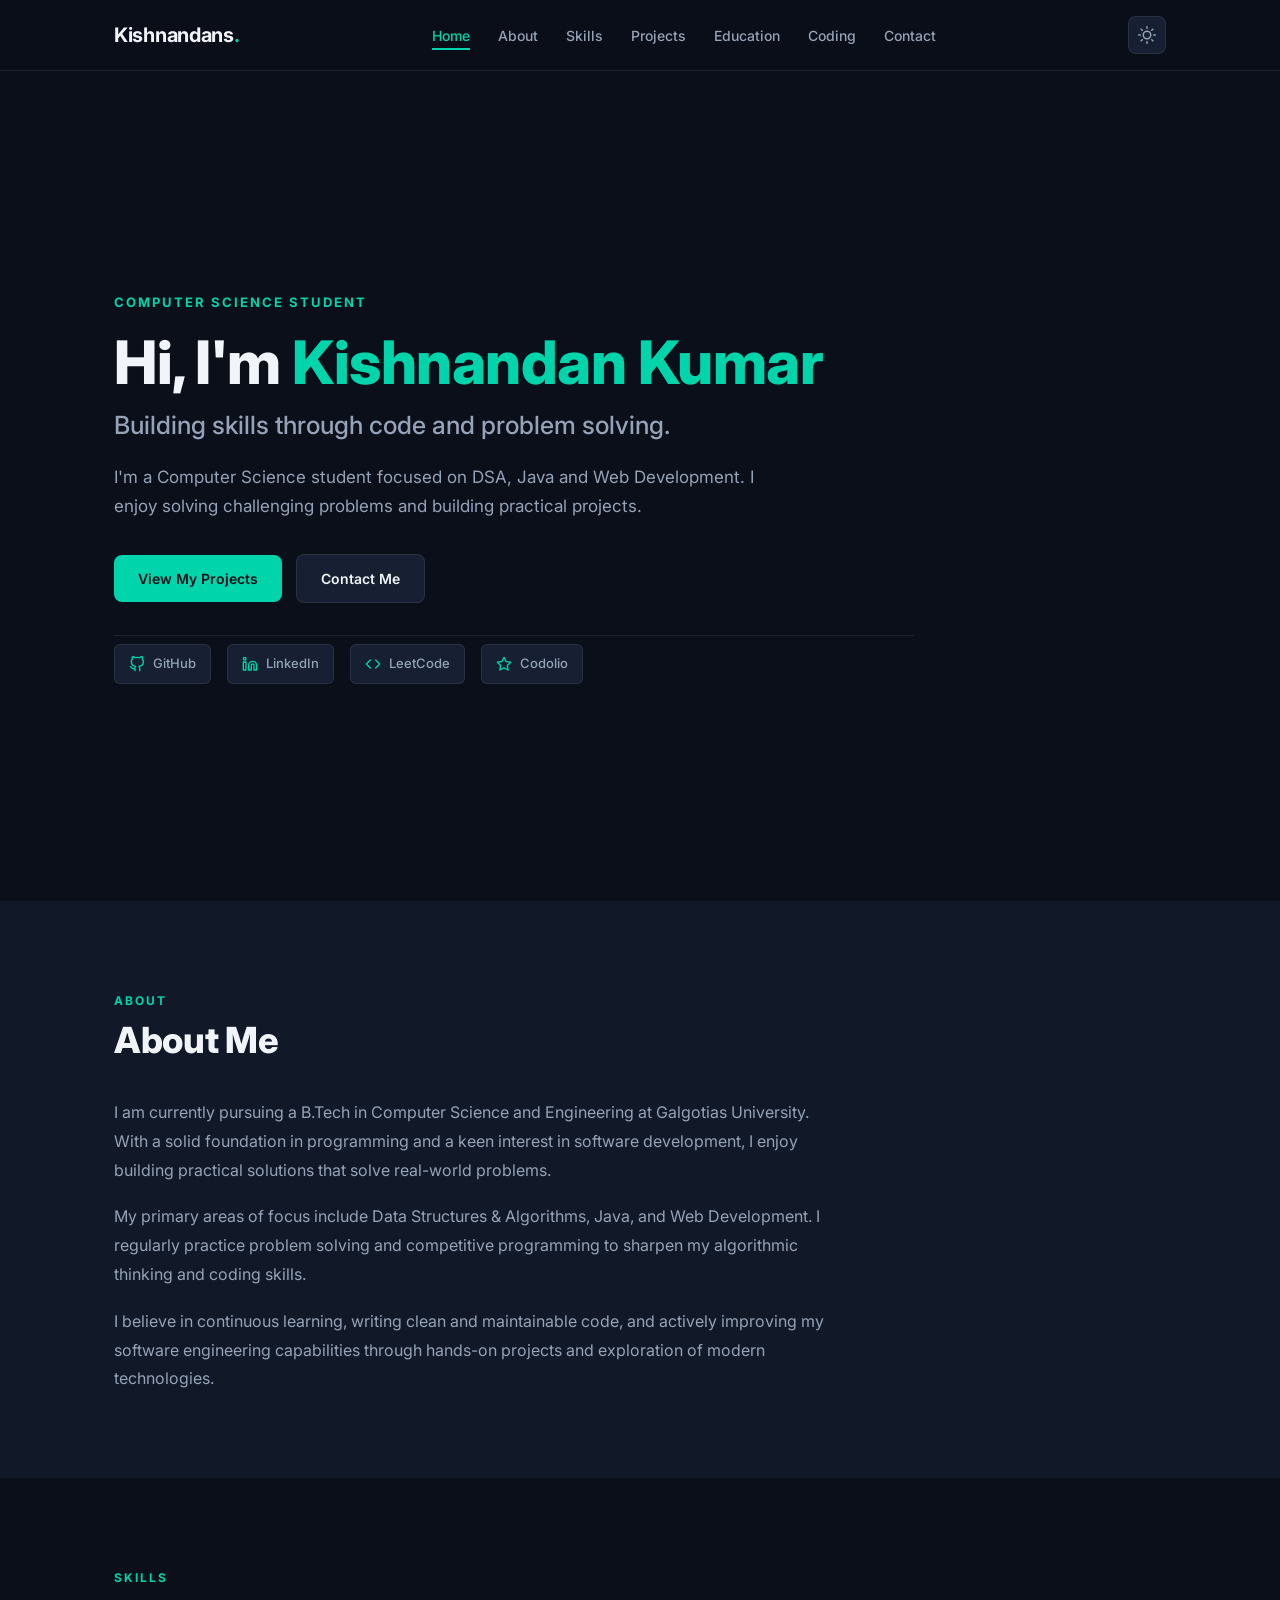
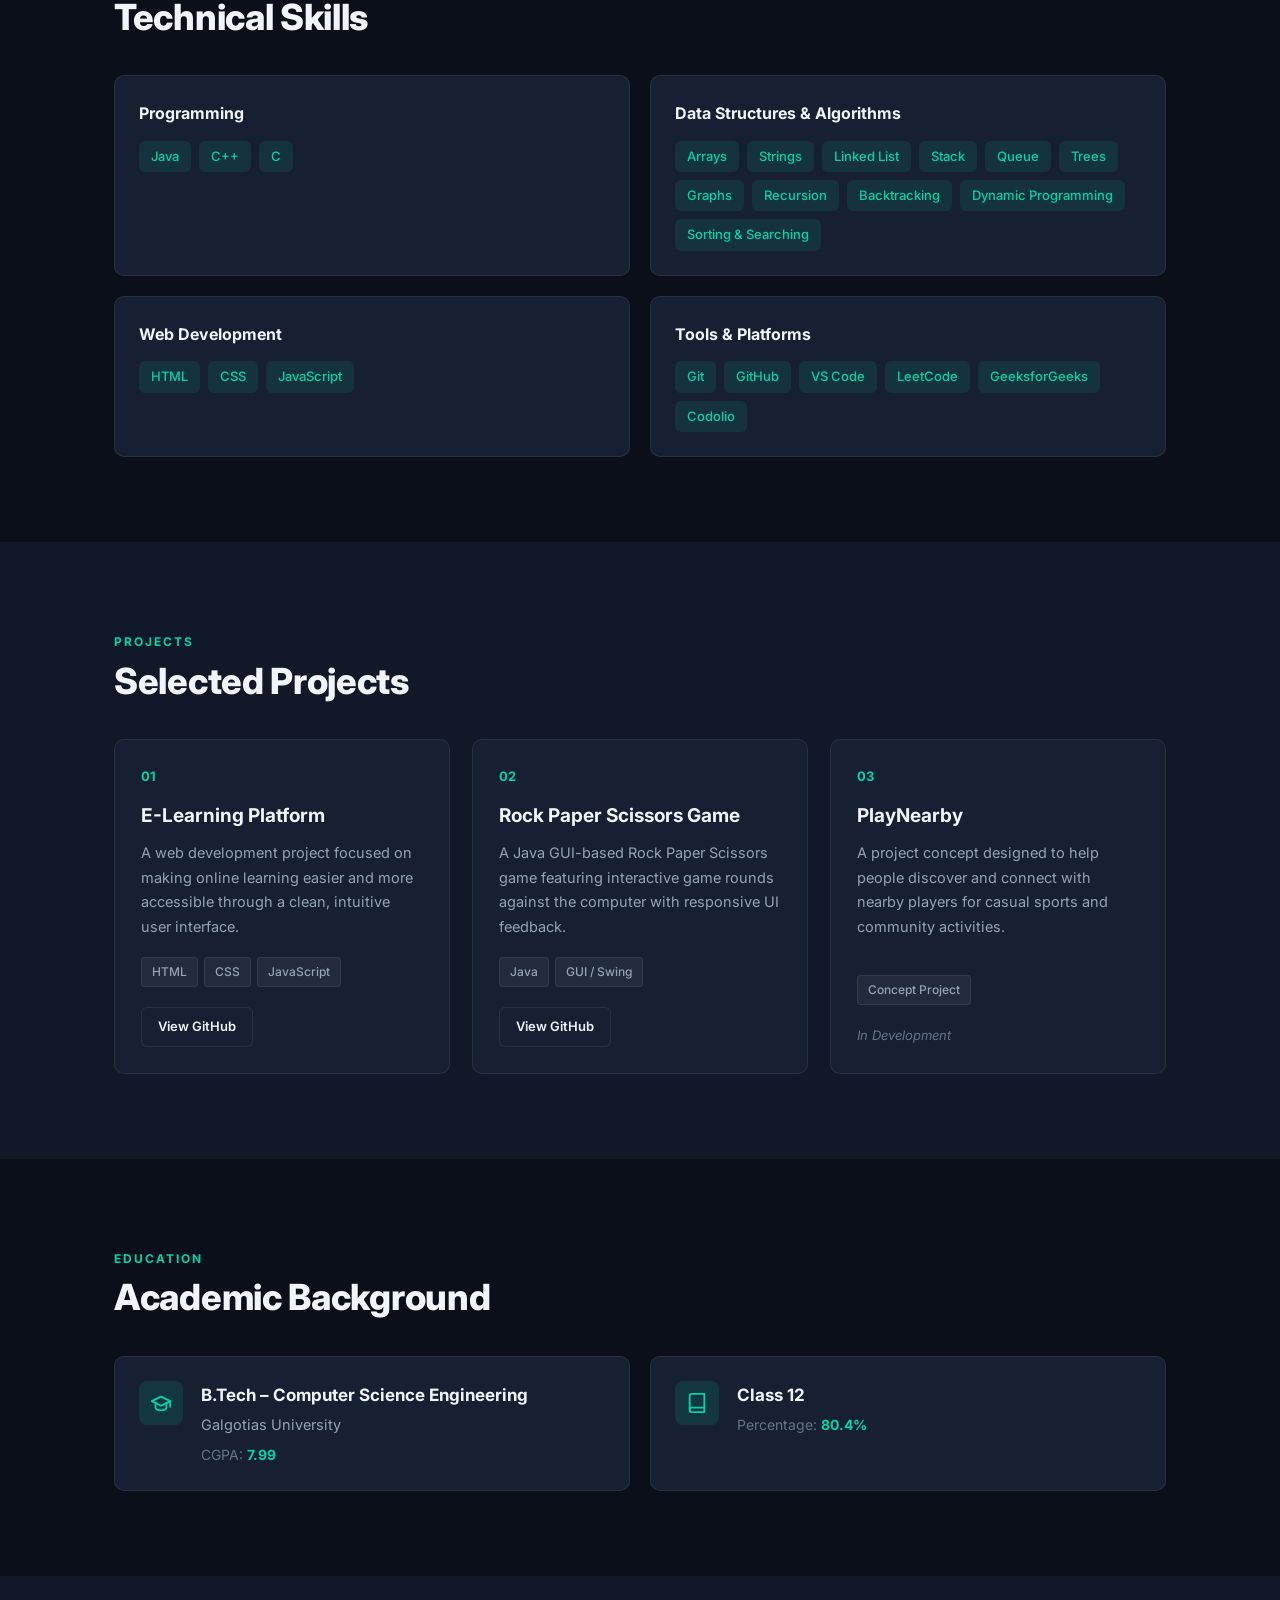
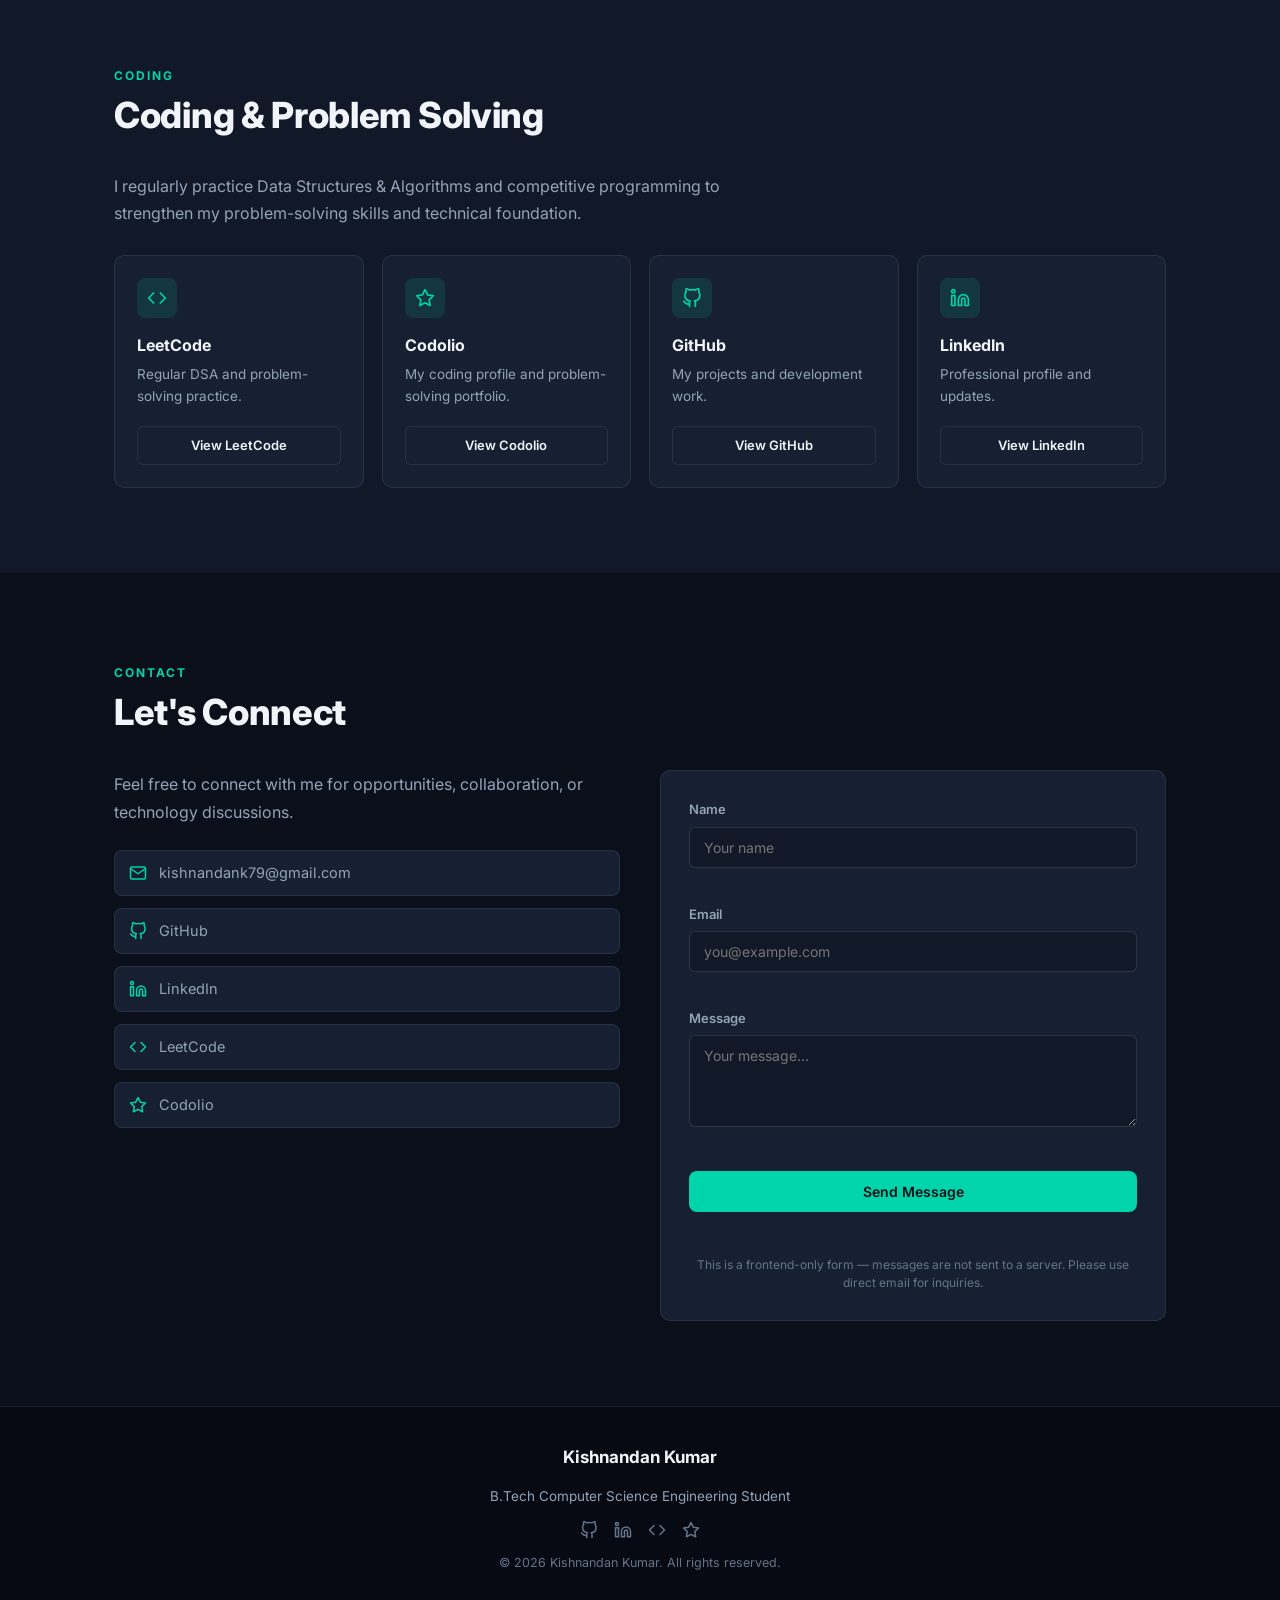
<file: index.html>
<!DOCTYPE html>
<html lang="en">
<head>
    <meta charset="UTF-8">
    <meta name="viewport" content="width=device-width, initial-scale=1.0">
    <meta name="description" content="Kishnandan Kumar — B.Tech Computer Science Engineering Student Portfolio">
    <title>Kishnandan Kumar | Portfolio</title>

    <!-- Theme initialization to prevent flash -->
    <script>
        (function () {
            var theme = localStorage.getItem('theme') || 'dark';
            document.documentElement.setAttribute('data-theme', theme);
        })();
    </script>

    <!-- Google Fonts — Inter -->
    <link rel="preconnect" href="https://fonts.googleapis.com">
    <link rel="preconnect" href="https://fonts.gstatic.com" crossorigin>
    <link href="https://fonts.googleapis.com/css2?family=Inter:wght@400;500;600;700;800&display=swap" rel="stylesheet">

    <link rel="stylesheet" href="style.css">
</head>
<body>

    <!-- ============================
         NAVBAR
    ============================ -->
    <header class="header" id="header">
        <div class="nav-container">
            <a href="#home" class="logo">
                Kishnandans<span>.</span>
            </a>

            <ul class="nav-links" id="navLinks">
                <li><a href="#home" class="nav-link active">Home</a></li>
                <li><a href="#about" class="nav-link">About</a></li>
                <li><a href="#skills" class="nav-link">Skills</a></li>
                <li><a href="#projects" class="nav-link">Projects</a></li>
                <li><a href="#education" class="nav-link">Education</a></li>
                <li><a href="#coding" class="nav-link">Coding</a></li>
                <li><a href="#contact" class="nav-link">Contact</a></li>
            </ul>

            <div class="nav-actions">
                <!-- Theme Toggle -->
                <button class="theme-toggle" id="themeToggle" aria-label="Toggle dark/light theme" title="Toggle theme">
                    <svg class="icon-sun" width="18" height="18" viewBox="0 0 24 24" fill="none"
                         stroke="currentColor" stroke-width="2" stroke-linecap="round" stroke-linejoin="round">
                        <circle cx="12" cy="12" r="5"></circle>
                        <line x1="12" y1="1" x2="12" y2="3"></line>
                        <line x1="12" y1="21" x2="12" y2="23"></line>
                        <line x1="4.22" y1="4.22" x2="5.64" y2="5.64"></line>
                        <line x1="18.36" y1="18.36" x2="19.78" y2="19.78"></line>
                        <line x1="1" y1="12" x2="3" y2="12"></line>
                        <line x1="21" y1="12" x2="23" y2="12"></line>
                        <line x1="4.22" y1="19.78" x2="5.64" y2="18.36"></line>
                        <line x1="18.36" y1="5.64" x2="19.78" y2="4.22"></line>
                    </svg>
                    <svg class="icon-moon" width="18" height="18" viewBox="0 0 24 24" fill="none"
                         stroke="currentColor" stroke-width="2" stroke-linecap="round" stroke-linejoin="round">
                        <path d="M21 12.79A9 9 0 1 1 11.21 3 7 7 0 0 0 21 12.79z"></path>
                    </svg>
                </button>

                <!-- Mobile Menu Button -->
                <button class="nav-toggle" id="navToggle" aria-label="Toggle navigation menu">
                    <span></span>
                    <span></span>
                    <span></span>
                </button>
            </div>
        </div>
    </header>

    <main>

        <!-- ============================
             HERO SECTION
        ============================ -->
        <section id="home" class="hero">
            <div class="container">
                <div class="hero-content">

                    <p class="hero-label reveal">
                        COMPUTER SCIENCE STUDENT
                    </p>

                    <h1 class="hero-title reveal">
                        Hi, I'm <span class="accent">Kishnandan Kumar</span>
                    </h1>

                    <h2 class="hero-subtitle reveal">
                        Building skills through code and problem solving.
                    </h2>

                    <p class="hero-description reveal">
                        I'm a Computer Science student focused on DSA, Java and Web Development.
                        I enjoy solving challenging problems and building practical projects.
                    </p>

                    <div class="hero-buttons reveal">
                        <a href="#projects" class="btn btn-primary">
                            View My Projects
                        </a>
                        <a href="#contact" class="btn btn-secondary">
                            Contact Me
                        </a>
                    </div>

                    <div class="hero-socials reveal">
                        <!-- GitHub -->
                        <a href="https://github.com/kishnandan-33" target="_blank" rel="noopener noreferrer" class="social-link">
                            <svg viewBox="0 0 24 24" fill="none" stroke="currentColor" stroke-width="2" stroke-linecap="round" stroke-linejoin="round">
                                <path d="M9 19c-5 1.5-5-2.5-7-3m14 6v-3.87a3.37 3.37 0 0 0-.94-2.61c3.14-.35 6.44-1.54 6.44-7A5.44 5.44 0 0 0 20 4.77 5.07 5.07 0 0 0 19.91 1S18.73.65 16 2.48a13.38 13.38 0 0 0-7 0C6.27.65 5.09 1 5.09 1A5.07 5.07 0 0 0 5 4.77a5.44 5.44 0 0 0-1.5 3.78c0 5.42 3.3 6.61 6.44 7A3.37 3.37 0 0 0 9 18.13V22"></path>
                            </svg>
                            <span>GitHub</span>
                        </a>

                        <!-- LinkedIn -->
                        <a href="https://www.linkedin.com/in/kishnandan-24311133a/" target="_blank" rel="noopener noreferrer" class="social-link">
                            <svg viewBox="0 0 24 24" fill="none" stroke="currentColor" stroke-width="2" stroke-linecap="round" stroke-linejoin="round">
                                <path d="M16 8a6 6 0 0 1 6 6v7h-4v-7a2 2 0 0 0-2-2 2 2 0 0 0-2 2v7h-4v-7a6 6 0 0 1 6-6z"></path>
                                <rect x="2" y="9" width="4" height="12"></rect>
                                <circle cx="4" cy="4" r="2"></circle>
                            </svg>
                            <span>LinkedIn</span>
                        </a>

                        <!-- LeetCode -->
                        <a href="https://leetcode.com/u/kishnandan/" target="_blank" rel="noopener noreferrer" class="social-link">
                            <svg viewBox="0 0 24 24" fill="none" stroke="currentColor" stroke-width="2" stroke-linecap="round" stroke-linejoin="round">
                                <polyline points="16 18 22 12 16 6"></polyline>
                                <polyline points="8 6 2 12 8 18"></polyline>
                            </svg>
                            <span>LeetCode</span>
                        </a>

                        <!-- Codolio -->
                        <a href="https://codolio.com/profile/kishnandank3312" target="_blank" rel="noopener noreferrer" class="social-link">
                            <svg viewBox="0 0 24 24" fill="none" stroke="currentColor" stroke-width="2" stroke-linecap="round" stroke-linejoin="round">
                                <polygon points="12 2 15.09 8.26 22 9.27 17 14.14 18.18 21.02 12 17.77 5.82 21.02 7 14.14 2 9.27 8.91 8.26 12 2"></polygon>
                            </svg>
                            <span>Codolio</span>
                        </a>
                    </div>

                </div>
            </div>
        </section>


        <!-- ============================
             ABOUT SECTION
        ============================ -->
        <section id="about" class="section section-alt">
            <div class="container">

                <div class="section-header reveal">
                    <p class="section-label">ABOUT</p>
                    <h2>About Me</h2>
                </div>

                <div class="about-content">
                    <p class="reveal">
                        I am currently pursuing a B.Tech in Computer Science and Engineering
                        at Galgotias University. With a solid foundation in programming and a
                        keen interest in software development, I enjoy building practical
                        solutions that solve real-world problems.
                    </p>

                    <p class="reveal">
                        My primary areas of focus include Data Structures &amp; Algorithms,
                        Java, and Web Development. I regularly practice problem solving and
                        competitive programming to sharpen my algorithmic thinking and coding
                        skills.
                    </p>

                    <p class="reveal">
                        I believe in continuous learning, writing clean and maintainable code,
                        and actively improving my software engineering capabilities through
                        hands-on projects and exploration of modern technologies.
                    </p>
                </div>

            </div>
        </section>


        <!-- ============================
             SKILLS SECTION
        ============================ -->
        <section id="skills" class="section">
            <div class="container">

                <div class="section-header reveal">
                    <p class="section-label">SKILLS</p>
                    <h2>Technical Skills</h2>
                </div>

                <div class="skills-grid">

                    <!-- Programming -->
                    <div class="skill-category reveal">
                        <h3>Programming</h3>
                        <div class="skill-badges">
                            <span class="badge">Java</span>
                            <span class="badge">C++</span>
                            <span class="badge">C</span>
                        </div>
                    </div>

                    <!-- DSA -->
                    <div class="skill-category reveal">
                        <h3>Data Structures &amp; Algorithms</h3>
                        <div class="skill-badges">
                            <span class="badge">Arrays</span>
                            <span class="badge">Strings</span>
                            <span class="badge">Linked List</span>
                            <span class="badge">Stack</span>
                            <span class="badge">Queue</span>
                            <span class="badge">Trees</span>
                            <span class="badge">Graphs</span>
                            <span class="badge">Recursion</span>
                            <span class="badge">Backtracking</span>
                            <span class="badge">Dynamic Programming</span>
                            <span class="badge">Sorting &amp; Searching</span>
                        </div>
                    </div>

                    <!-- Web Development -->
                    <div class="skill-category reveal">
                        <h3>Web Development</h3>
                        <div class="skill-badges">
                            <span class="badge">HTML</span>
                            <span class="badge">CSS</span>
                            <span class="badge">JavaScript</span>
                        </div>
                    </div>

                    <!-- Tools & Platforms -->
                    <div class="skill-category reveal">
                        <h3>Tools &amp; Platforms</h3>
                        <div class="skill-badges">
                            <span class="badge">Git</span>
                            <span class="badge">GitHub</span>
                            <span class="badge">VS Code</span>
                            <span class="badge">LeetCode</span>
                            <span class="badge">GeeksforGeeks</span>
                            <span class="badge">Codolio</span>
                        </div>
                    </div>

                </div>

            </div>
        </section>


        <!-- ============================
             PROJECTS SECTION
        ============================ -->
        <section id="projects" class="section section-alt">
            <div class="container">

                <div class="section-header reveal">
                    <p class="section-label">PROJECTS</p>
                    <h2>Selected Projects</h2>
                </div>

                <div class="projects-grid">

                    <!-- Project 1 — E-Learning Platform -->
                    <article class="project-card reveal">
                        <div class="project-top">
                            <span class="project-number">01</span>
                        </div>
                        <h3>E-Learning Platform</h3>
                        <p>
                            A web development project focused on making online learning
                            easier and more accessible through a clean, intuitive user interface.
                        </p>
                        <div class="project-tags">
                            <span class="tag">HTML</span>
                            <span class="tag">CSS</span>
                            <span class="tag">JavaScript</span>
                        </div>
                        <div class="project-footer">
                            <a href="https://github.com/kishnandan-33"
                               target="_blank" rel="noopener noreferrer"
                               class="btn btn-secondary btn-sm">
                                View GitHub
                            </a>
                        </div>
                    </article>

                    <!-- Project 2 — Rock Paper Scissors -->
                    <article class="project-card reveal">
                        <div class="project-top">
                            <span class="project-number">02</span>
                        </div>
                        <h3>Rock Paper Scissors Game</h3>
                        <p>
                            A Java GUI-based Rock Paper Scissors game featuring
                            interactive game rounds against the computer with responsive UI feedback.
                        </p>
                        <div class="project-tags">
                            <span class="tag">Java</span>
                            <span class="tag">GUI / Swing</span>
                        </div>
                        <div class="project-footer">
                            <a href="https://github.com/kishnandan-33/ROCK-PAPER-SCISSORS-GAME"
                               target="_blank" rel="noopener noreferrer"
                               class="btn btn-secondary btn-sm">
                                View GitHub
                            </a>
                        </div>
                    </article>

                    <!-- Project 3 — PlayNearby -->
                    <article class="project-card reveal">
                        <div class="project-top">
                            <span class="project-number">03</span>
                        </div>
                        <h3>PlayNearby</h3>
                        <p>
                            A project concept designed to help people discover and connect
                            with nearby players for casual sports and community activities.
                        </p>
                        <div class="project-tags">
                            <span class="tag">Concept Project</span>
                        </div>
                        <div class="project-footer">
                            <span class="project-status">In Development</span>
                        </div>
                    </article>

                </div>

            </div>
        </section>


        <!-- ============================
             EDUCATION SECTION
        ============================ -->
        <section id="education" class="section">
            <div class="container">

                <div class="section-header reveal">
                    <p class="section-label">EDUCATION</p>
                    <h2>Academic Background</h2>
                </div>

                <div class="education-grid">

                    <div class="education-card reveal">
                        <div class="education-icon">
                            <svg width="22" height="22" viewBox="0 0 24 24" fill="none"
                                 stroke="currentColor" stroke-width="2" stroke-linecap="round" stroke-linejoin="round">
                                <path d="M22 10v6M2 10l10-5 10 5-10 5z"></path>
                                <path d="M6 12v5c0 1.66 2.69 3 6 3s6-1.34 6-3v-5"></path>
                            </svg>
                        </div>
                        <div class="education-info">
                            <h3>B.Tech – Computer Science Engineering</h3>
                            <p class="education-institution">Galgotias University</p>
                            <p class="education-detail">
                                CGPA: <strong>7.99</strong>
                            </p>
                        </div>
                    </div>

                    <div class="education-card reveal">
                        <div class="education-icon">
                            <svg width="22" height="22" viewBox="0 0 24 24" fill="none"
                                 stroke="currentColor" stroke-width="2" stroke-linecap="round" stroke-linejoin="round">
                                <path d="M4 19.5A2.5 2.5 0 0 1 6.5 17H20"></path>
                                <path d="M6.5 2H20v20H6.5A2.5 2.5 0 0 1 4 19.5v-15A2.5 2.5 0 0 1 6.5 2z"></path>
                            </svg>
                        </div>
                        <div class="education-info">
                            <h3>Class 12</h3>
                            <p class="education-detail">
                                Percentage: <strong>80.4%</strong>
                            </p>
                        </div>
                    </div>

                </div>

            </div>
        </section>


        <!-- ============================
             CODING & PROBLEM SOLVING
        ============================ -->
        <section id="coding" class="section section-alt">
            <div class="container">

                <div class="section-header reveal">
                    <p class="section-label">CODING</p>
                    <h2>Coding &amp; Problem Solving</h2>
                </div>

                <p class="coding-intro reveal">
                    I regularly practice Data Structures &amp; Algorithms and competitive
                    programming to strengthen my problem-solving skills and technical foundation.
                </p>

                <div class="coding-grid">

                    <!-- LeetCode -->
                    <div class="coding-card reveal">
                        <div class="coding-card-icon">
                            <svg width="20" height="20" viewBox="0 0 24 24" fill="none" stroke="currentColor" stroke-width="2" stroke-linecap="round" stroke-linejoin="round">
                                <polyline points="16 18 22 12 16 6"></polyline>
                                <polyline points="8 6 2 12 8 18"></polyline>
                            </svg>
                        </div>
                        <h3>LeetCode</h3>
                        <p>Regular DSA and problem-solving practice.</p>
                        <a href="https://leetcode.com/u/kishnandan/" target="_blank" rel="noopener noreferrer" class="btn btn-secondary btn-sm">
                            View LeetCode
                        </a>
                    </div>

                    <!-- Codolio -->
                    <div class="coding-card reveal">
                        <div class="coding-card-icon">
                            <svg width="20" height="20" viewBox="0 0 24 24" fill="none" stroke="currentColor" stroke-width="2" stroke-linecap="round" stroke-linejoin="round">
                                <polygon points="12 2 15.09 8.26 22 9.27 17 14.14 18.18 21.02 12 17.77 5.82 21.02 7 14.14 2 9.27 8.91 8.26 12 2"></polygon>
                            </svg>
                        </div>
                        <h3>Codolio</h3>
                        <p>My coding profile and problem-solving portfolio.</p>
                        <a href="https://codolio.com/profile/kishnandank3312" target="_blank" rel="noopener noreferrer" class="btn btn-secondary btn-sm">
                            View Codolio
                        </a>
                    </div>

                    <!-- GitHub -->
                    <div class="coding-card reveal">
                        <div class="coding-card-icon">
                            <svg width="20" height="20" viewBox="0 0 24 24" fill="none" stroke="currentColor" stroke-width="2" stroke-linecap="round" stroke-linejoin="round">
                                <path d="M9 19c-5 1.5-5-2.5-7-3m14 6v-3.87a3.37 3.37 0 0 0-.94-2.61c3.14-.35 6.44-1.54 6.44-7A5.44 5.44 0 0 0 20 4.77 5.07 5.07 0 0 0 19.91 1S18.73.65 16 2.48a13.38 13.38 0 0 0-7 0C6.27.65 5.09 1 5.09 1A5.07 5.07 0 0 0 5 4.77a5.44 5.44 0 0 0-1.5 3.78c0 5.42 3.3 6.61 6.44 7A3.37 3.37 0 0 0 9 18.13V22"></path>
                            </svg>
                        </div>
                        <h3>GitHub</h3>
                        <p>My projects and development work.</p>
                        <a href="https://github.com/kishnandan-33" target="_blank" rel="noopener noreferrer" class="btn btn-secondary btn-sm">
                            View GitHub
                        </a>
                    </div>

                    <!-- LinkedIn -->
                    <div class="coding-card reveal">
                        <div class="coding-card-icon">
                            <svg width="20" height="20" viewBox="0 0 24 24" fill="none" stroke="currentColor" stroke-width="2" stroke-linecap="round" stroke-linejoin="round">
                                <path d="M16 8a6 6 0 0 1 6 6v7h-4v-7a2 2 0 0 0-2-2 2 2 0 0 0-2 2v7h-4v-7a6 6 0 0 1 6-6z"></path>
                                <rect x="2" y="9" width="4" height="12"></rect>
                                <circle cx="4" cy="4" r="2"></circle>
                            </svg>
                        </div>
                        <h3>LinkedIn</h3>
                        <p>Professional profile and updates.</p>
                        <a href="https://www.linkedin.com/in/kishnandan-24311133a/" target="_blank" rel="noopener noreferrer" class="btn btn-secondary btn-sm">
                            View LinkedIn
                        </a>
                    </div>

                </div>

            </div>
        </section>


        <!-- ============================
             CONTACT SECTION
        ============================ -->
        <section id="contact" class="section">
            <div class="container">

                <div class="section-header reveal">
                    <p class="section-label">CONTACT</p>
                    <h2>Let's Connect</h2>
                </div>

                <div class="contact-grid">

                    <!-- Contact Details -->
                    <div class="contact-info reveal">
                        <p class="contact-description">
                            Feel free to connect with me for opportunities, collaboration,
                            or technology discussions.
                        </p>

                        <div class="contact-links">
                            <!-- Email -->
                            <a href="mailto:kishnandank79@gmail.com" class="contact-item">
                                <svg width="18" height="18" viewBox="0 0 24 24" fill="none" stroke="currentColor" stroke-width="2" stroke-linecap="round" stroke-linejoin="round">
                                    <path d="M4 4h16c1.1 0 2 .9 2 2v12c0 1.1-.9 2-2 2H4c-1.1 0-2-.9-2-2V6c0-1.1.9-2 2-2z"></path>
                                    <polyline points="22,6 12,13 2,6"></polyline>
                                </svg>
                                <span>kishnandank79@gmail.com</span>
                            </a>

                            <!-- GitHub -->
                            <a href="https://github.com/kishnandan-33" target="_blank" rel="noopener noreferrer" class="contact-item">
                                <svg width="18" height="18" viewBox="0 0 24 24" fill="none" stroke="currentColor" stroke-width="2" stroke-linecap="round" stroke-linejoin="round">
                                    <path d="M9 19c-5 1.5-5-2.5-7-3m14 6v-3.87a3.37 3.37 0 0 0-.94-2.61c3.14-.35 6.44-1.54 6.44-7A5.44 5.44 0 0 0 20 4.77 5.07 5.07 0 0 0 19.91 1S18.73.65 16 2.48a13.38 13.38 0 0 0-7 0C6.27.65 5.09 1 5.09 1A5.07 5.07 0 0 0 5 4.77a5.44 5.44 0 0 0-1.5 3.78c0 5.42 3.3 6.61 6.44 7A3.37 3.37 0 0 0 9 18.13V22"></path>
                                </svg>
                                <span>GitHub</span>
                            </a>

                            <!-- LinkedIn -->
                            <a href="https://www.linkedin.com/in/kishnandan-24311133a/" target="_blank" rel="noopener noreferrer" class="contact-item">
                                <svg width="18" height="18" viewBox="0 0 24 24" fill="none" stroke="currentColor" stroke-width="2" stroke-linecap="round" stroke-linejoin="round">
                                    <path d="M16 8a6 6 0 0 1 6 6v7h-4v-7a2 2 0 0 0-2-2 2 2 0 0 0-2 2v7h-4v-7a6 6 0 0 1 6-6z"></path>
                                    <rect x="2" y="9" width="4" height="12"></rect>
                                    <circle cx="4" cy="4" r="2"></circle>
                                </svg>
                                <span>LinkedIn</span>
                            </a>

                            <!-- LeetCode -->
                            <a href="https://leetcode.com/u/kishnandan/" target="_blank" rel="noopener noreferrer" class="contact-item">
                                <svg width="18" height="18" viewBox="0 0 24 24" fill="none" stroke="currentColor" stroke-width="2" stroke-linecap="round" stroke-linejoin="round">
                                    <polyline points="16 18 22 12 16 6"></polyline>
                                    <polyline points="8 6 2 12 8 18"></polyline>
                                </svg>
                                <span>LeetCode</span>
                            </a>

                            <!-- Codolio -->
                            <a href="https://codolio.com/profile/kishnandank3312" target="_blank" rel="noopener noreferrer" class="contact-item">
                                <svg width="18" height="18" viewBox="0 0 24 24" fill="none" stroke="currentColor" stroke-width="2" stroke-linecap="round" stroke-linejoin="round">
                                    <polygon points="12 2 15.09 8.26 22 9.27 17 14.14 18.18 21.02 12 17.77 5.82 21.02 7 14.14 2 9.27 8.91 8.26 12 2"></polygon>
                                </svg>
                                <span>Codolio</span>
                            </a>
                        </div>
                    </div>

                    <!-- Contact Form -->
                    <form class="contact-form reveal" id="contactForm" novalidate>
                        <div class="form-group">
                            <label for="formName">Name</label>
                            <input type="text" id="formName" name="name" placeholder="Your name" required>
                            <span class="form-error" id="nameError"></span>
                        </div>

                        <div class="form-group">
                            <label for="formEmail">Email</label>
                            <input type="email" id="formEmail" name="email" placeholder="you@example.com" required>
                            <span class="form-error" id="emailError"></span>
                        </div>

                        <div class="form-group">
                            <label for="formMessage">Message</label>
                            <textarea id="formMessage" name="message" rows="4" placeholder="Your message..." required></textarea>
                            <span class="form-error" id="messageError"></span>
                        </div>

                        <button type="submit" class="btn btn-primary btn-full">
                            Send Message
                        </button>

                        <p class="form-status" id="formStatus"></p>

                        <p class="form-disclaimer">
                            This is a frontend-only form — messages are not sent to a server.
                            Please use direct email for inquiries.
                        </p>
                    </form>

                </div>

            </div>
        </section>

    </main>


    <!-- ============================
         FOOTER
    ============================ -->
    <footer class="footer">
        <div class="container footer-content">
            <p class="footer-name">Kishnandan Kumar</p>
            <p class="footer-tagline">
                B.Tech Computer Science Engineering Student
            </p>

            <div class="footer-links">
                <a href="https://github.com/kishnandan-33" target="_blank" rel="noopener noreferrer" aria-label="GitHub">
                    <svg width="18" height="18" viewBox="0 0 24 24" fill="none" stroke="currentColor" stroke-width="2" stroke-linecap="round" stroke-linejoin="round">
                        <path d="M9 19c-5 1.5-5-2.5-7-3m14 6v-3.87a3.37 3.37 0 0 0-.94-2.61c3.14-.35 6.44-1.54 6.44-7A5.44 5.44 0 0 0 20 4.77 5.07 5.07 0 0 0 19.91 1S18.73.65 16 2.48a13.38 13.38 0 0 0-7 0C6.27.65 5.09 1 5.09 1A5.07 5.07 0 0 0 5 4.77a5.44 5.44 0 0 0-1.5 3.78c0 5.42 3.3 6.61 6.44 7A3.37 3.37 0 0 0 9 18.13V22"></path>
                    </svg>
                </a>
                <a href="https://www.linkedin.com/in/kishnandan-24311133a/" target="_blank" rel="noopener noreferrer" aria-label="LinkedIn">
                    <svg width="18" height="18" viewBox="0 0 24 24" fill="none" stroke="currentColor" stroke-width="2" stroke-linecap="round" stroke-linejoin="round">
                        <path d="M16 8a6 6 0 0 1 6 6v7h-4v-7a2 2 0 0 0-2-2 2 2 0 0 0-2 2v7h-4v-7a6 6 0 0 1 6-6z"></path>
                        <rect x="2" y="9" width="4" height="12"></rect>
                        <circle cx="4" cy="4" r="2"></circle>
                    </svg>
                </a>
                <a href="https://leetcode.com/u/kishnandan/" target="_blank" rel="noopener noreferrer" aria-label="LeetCode">
                    <svg width="18" height="18" viewBox="0 0 24 24" fill="none" stroke="currentColor" stroke-width="2" stroke-linecap="round" stroke-linejoin="round">
                        <polyline points="16 18 22 12 16 6"></polyline>
                        <polyline points="8 6 2 12 8 18"></polyline>
                    </svg>
                </a>
                <a href="https://codolio.com/profile/kishnandank3312" target="_blank" rel="noopener noreferrer" aria-label="Codolio">
                    <svg width="18" height="18" viewBox="0 0 24 24" fill="none" stroke="currentColor" stroke-width="2" stroke-linecap="round" stroke-linejoin="round">
                        <polygon points="12 2 15.09 8.26 22 9.27 17 14.14 18.18 21.02 12 17.77 5.82 21.02 7 14.14 2 9.27 8.91 8.26 12 2"></polygon>
                    </svg>
                </a>
            </div>

            <p class="footer-copyright">
                &copy; 2026 Kishnandan Kumar. All rights reserved.
            </p>
        </div>
    </footer>


    <!-- Back to Top Button -->
    <button class="back-to-top" id="backToTop" aria-label="Back to top">
        <svg width="18" height="18" viewBox="0 0 24 24" fill="none" stroke="currentColor" stroke-width="2.5" stroke-linecap="round" stroke-linejoin="round">
            <polyline points="18 15 12 9 6 15"></polyline>
        </svg>
    </button>

    <script src="script.js"></script>
</body>
</html>
</file>
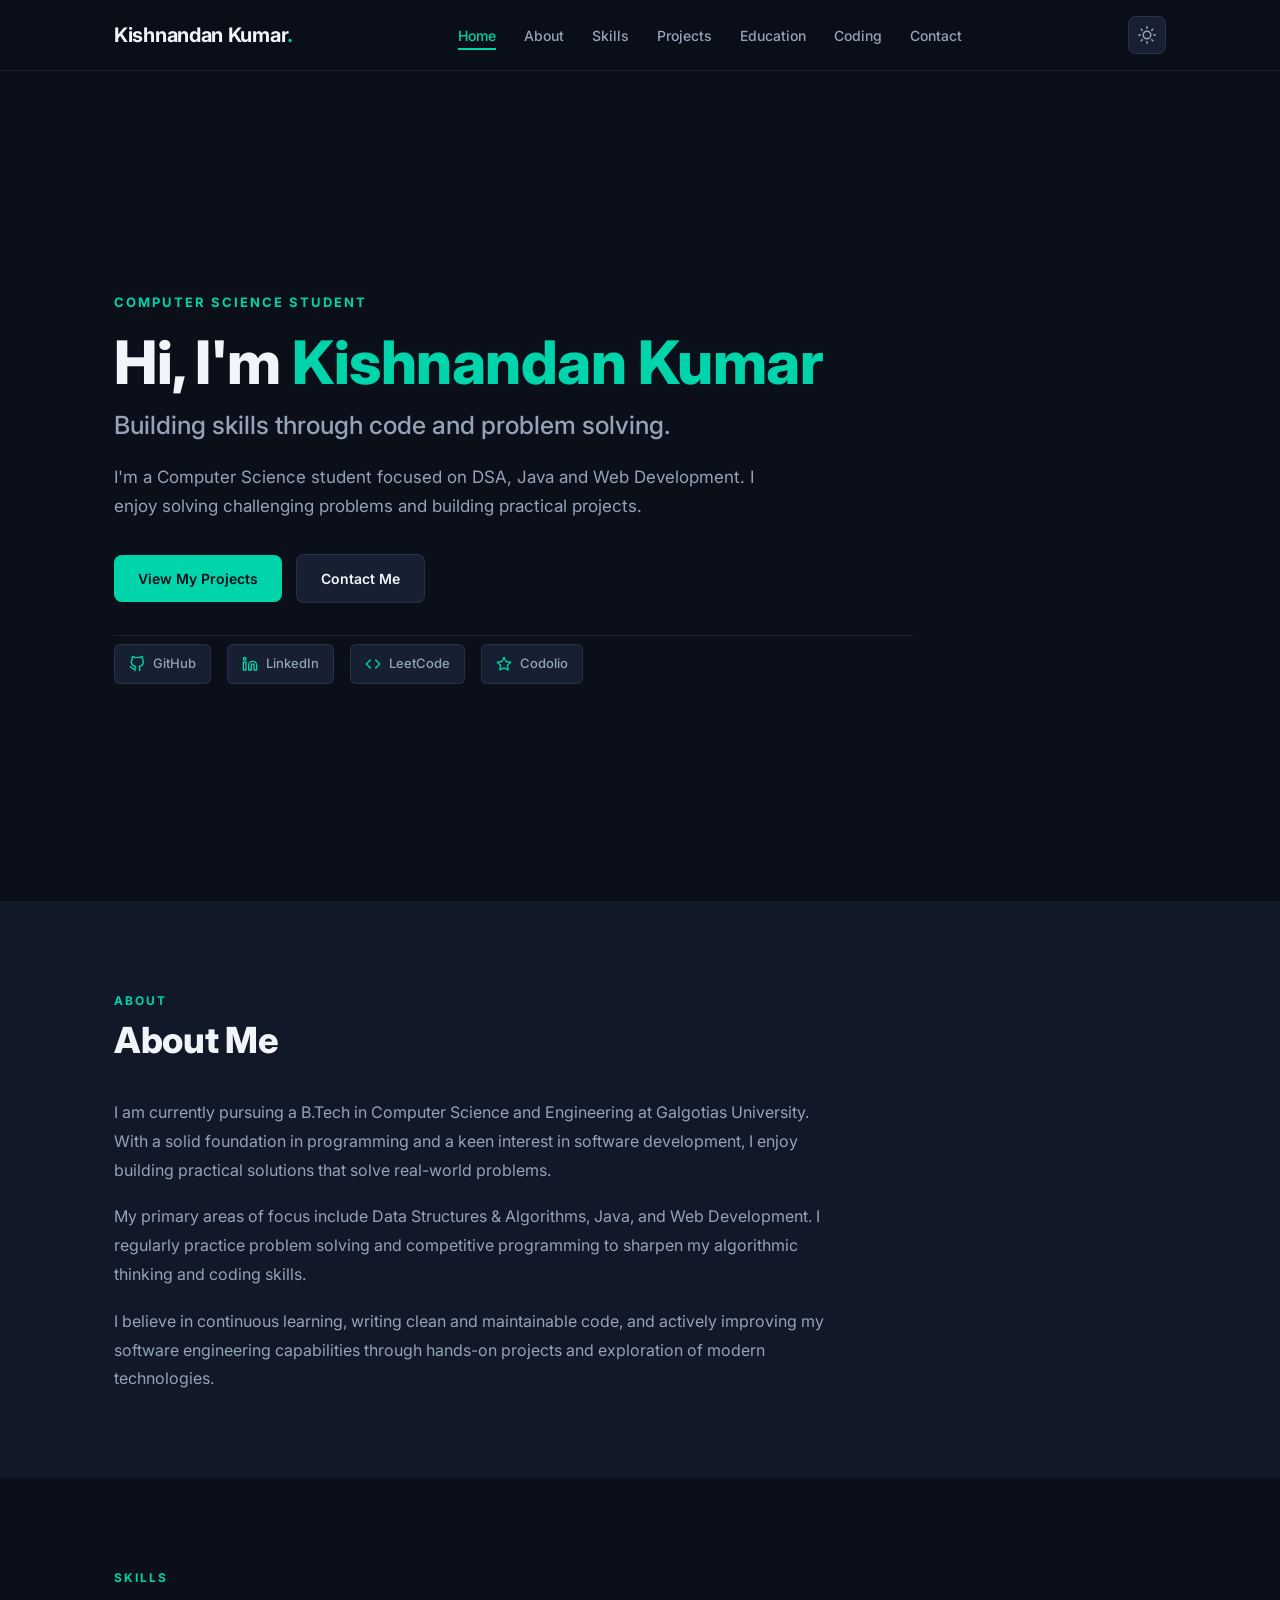
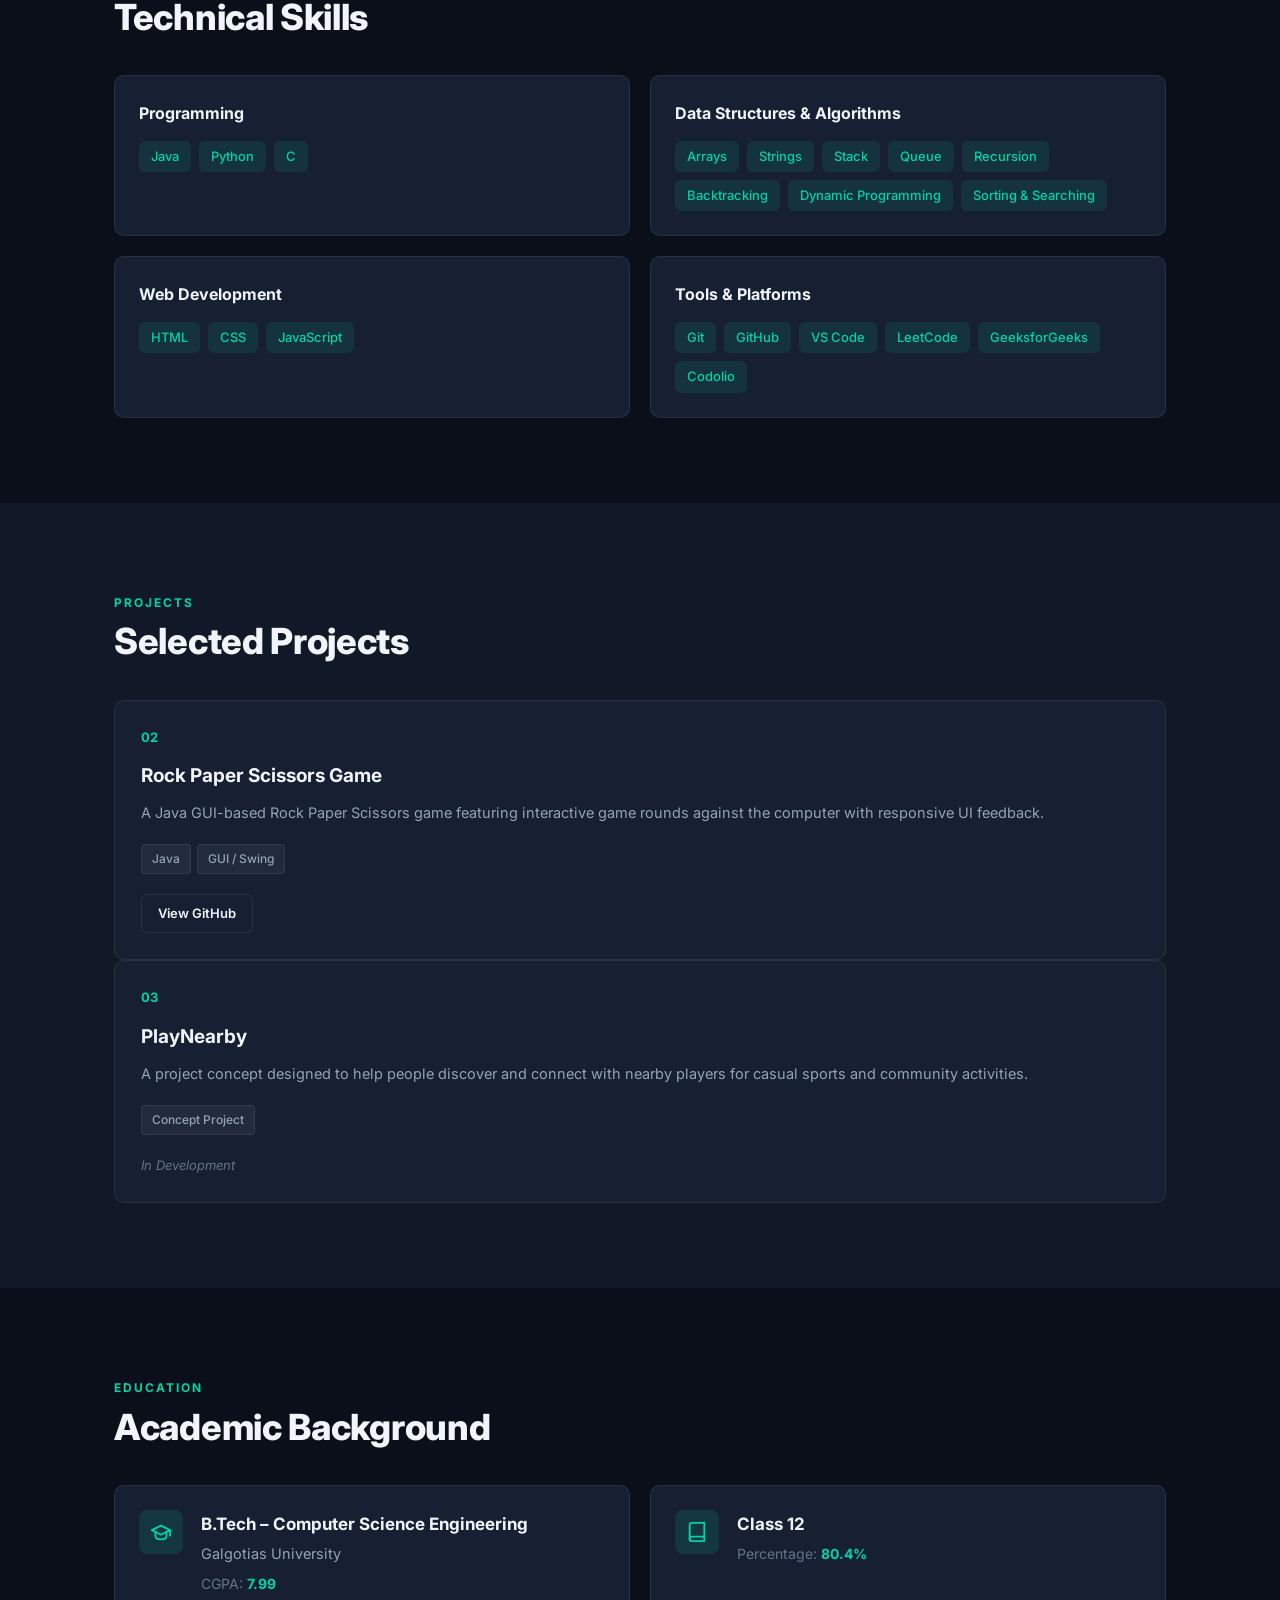
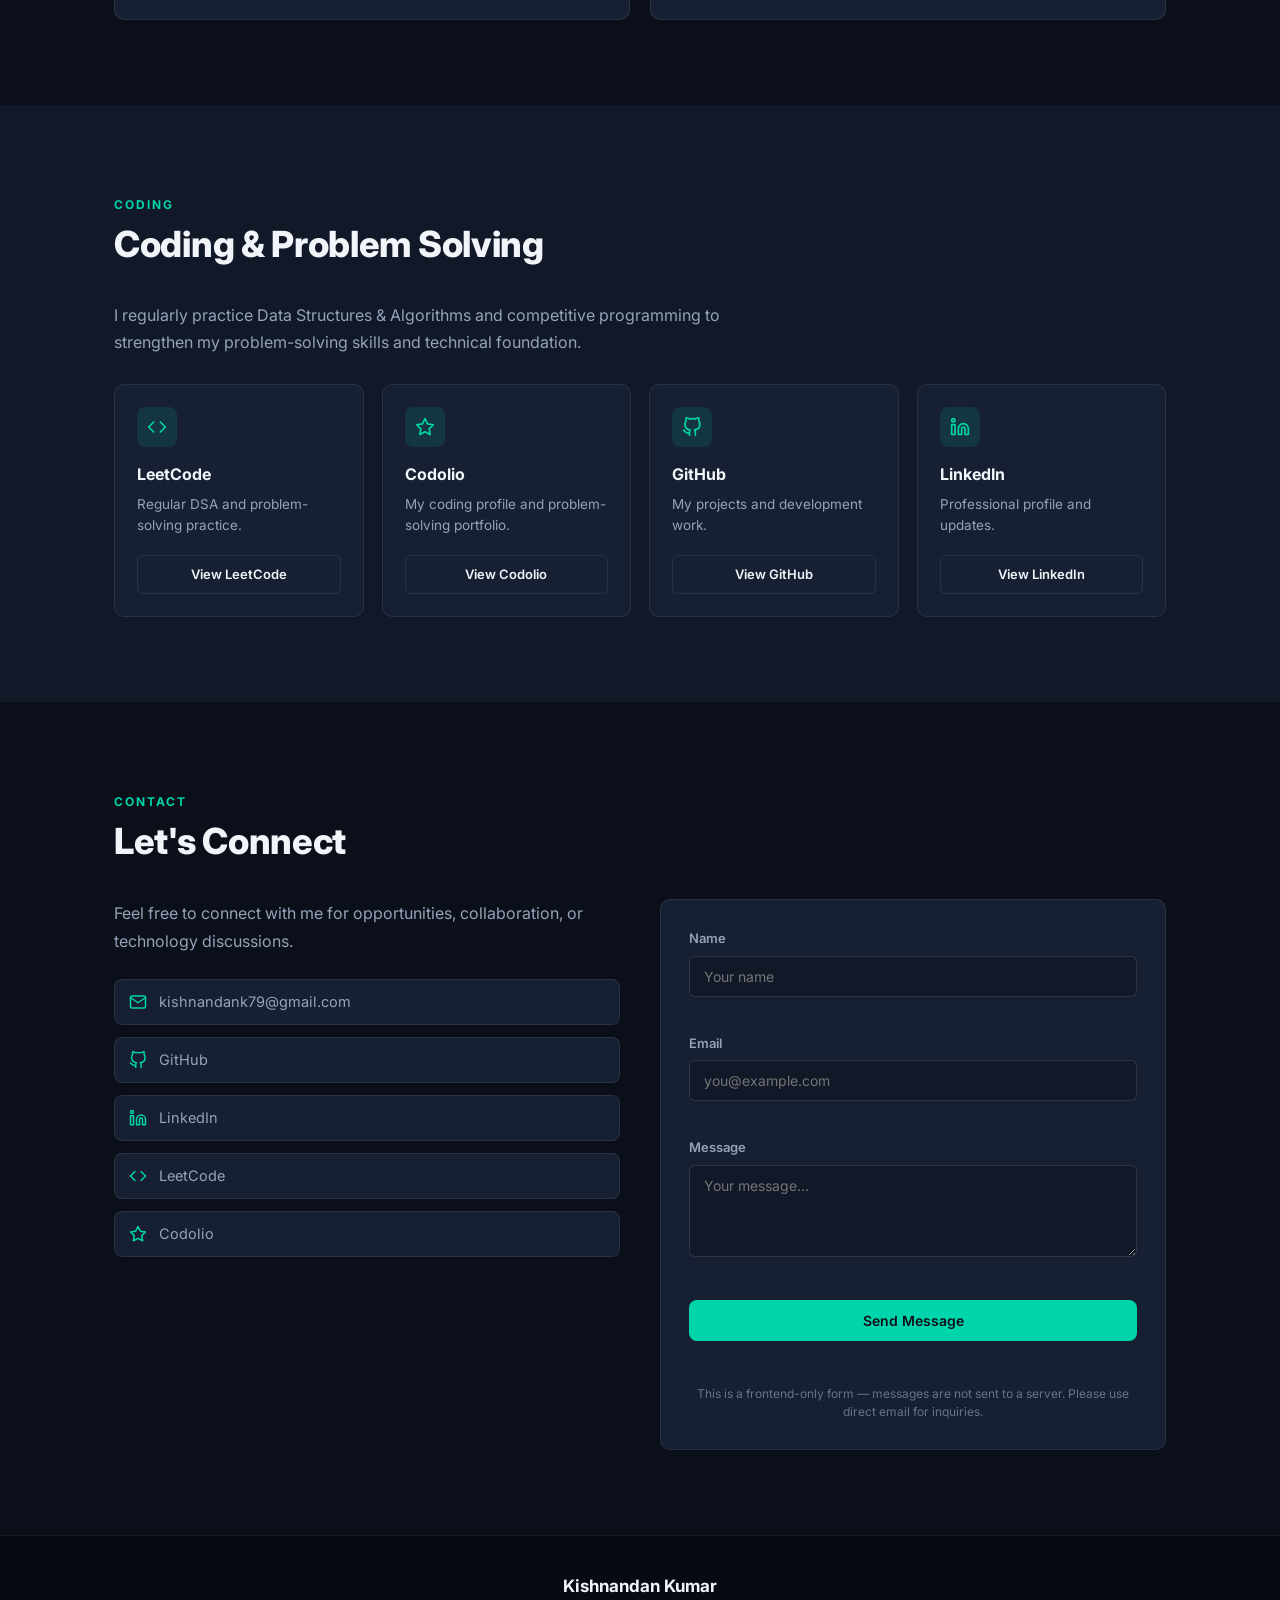
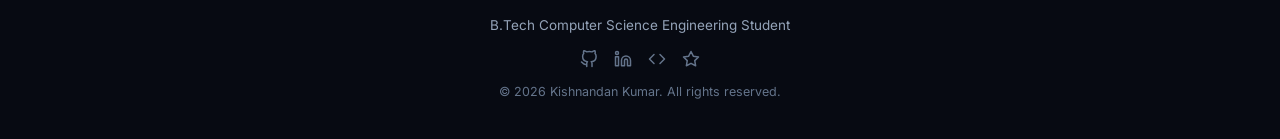
<file: INDEX1.html>
<!DOCTYPE html>
<html lang="en">
<head>
    <meta charset="UTF-8">
    <meta name="viewport" content="width=device-width, initial-scale=1.0">
    <meta name="description" content="Kishnandan Kumar — B.Tech Computer Science Engineering Student Portfolio">
    <title>Kishnandan Kumar | Portfolio</title>

    <!-- Theme initialization to prevent flash -->
    <script>
        (function () {
            var theme = localStorage.getItem('theme') || 'dark';
            document.documentElement.setAttribute('data-theme', theme);
        })();
    </script>

    <!-- Google Fonts — Inter -->
    <link rel="preconnect" href="https://fonts.googleapis.com">
    <link rel="preconnect" href="https://fonts.gstatic.com" crossorigin>
    <link href="https://fonts.googleapis.com/css2?family=Inter:wght@400;500;600;700;800&display=swap" rel="stylesheet">

    <link rel="stylesheet" href="style.css">
</head>
<body>

    <!-- ============================
         NAVBAR
    ============================ -->
    <header class="header" id="header">
        <div class="nav-container">
            <a href="#home" class="logo">
                Kishnandan Kumar<span>.</span>
            </a>

            <ul class="nav-links" id="navLinks">
                <li><a href="#home" class="nav-link active">Home</a></li>
                <li><a href="#about" class="nav-link">About</a></li>
                <li><a href="#skills" class="nav-link">Skills</a></li>
                <li><a href="#projects" class="nav-link">Projects</a></li>
                <li><a href="#education" class="nav-link">Education</a></li>
                <li><a href="#coding" class="nav-link">Coding</a></li>
                <li><a href="#contact" class="nav-link">Contact</a></li>
            </ul>

            <div class="nav-actions">
                <!-- Theme Toggle -->
                <button class="theme-toggle" id="themeToggle" aria-label="Toggle dark/light theme" title="Toggle theme">
                    <svg class="icon-sun" width="18" height="18" viewBox="0 0 24 24" fill="none"
                         stroke="currentColor" stroke-width="2" stroke-linecap="round" stroke-linejoin="round">
                        <circle cx="12" cy="12" r="5"></circle>
                        <line x1="12" y1="1" x2="12" y2="3"></line>
                        <line x1="12" y1="21" x2="12" y2="23"></line>
                        <line x1="4.22" y1="4.22" x2="5.64" y2="5.64"></line>
                        <line x1="18.36" y1="18.36" x2="19.78" y2="19.78"></line>
                        <line x1="1" y1="12" x2="3" y2="12"></line>
                        <line x1="21" y1="12" x2="23" y2="12"></line>
                        <line x1="4.22" y1="19.78" x2="5.64" y2="18.36"></line>
                        <line x1="18.36" y1="5.64" x2="19.78" y2="4.22"></line>
                    </svg>
                    <svg class="icon-moon" width="18" height="18" viewBox="0 0 24 24" fill="none"
                         stroke="currentColor" stroke-width="2" stroke-linecap="round" stroke-linejoin="round">
                        <path d="M21 12.79A9 9 0 1 1 11.21 3 7 7 0 0 0 21 12.79z"></path>
                    </svg>
                </button>

                <!-- Mobile Menu Button -->
                <button class="nav-toggle" id="navToggle" aria-label="Toggle navigation menu">
                    <span></span>
                    <span></span>
                    <span></span>
                </button>
            </div>
        </div>
    </header>

    <main>

        <!-- ============================
             HERO SECTION
        ============================ -->
        <section id="home" class="hero">
            <div class="container">
                <div class="hero-content">

                    <p class="hero-label reveal">
                        COMPUTER SCIENCE STUDENT
                    </p>

                    <h1 class="hero-title reveal">
                        Hi, I'm <span class="accent">Kishnandan Kumar</span>
                    </h1>

                    <h2 class="hero-subtitle reveal">
                        Building skills through code and problem solving.
                    </h2>

                    <p class="hero-description reveal">
                        I'm a Computer Science student focused on DSA, Java and Web Development.
                        I enjoy solving challenging problems and building practical projects.
                    </p>

                    <div class="hero-buttons reveal">
                        <a href="#projects" class="btn btn-primary">
                            View My Projects
                        </a>
                        <a href="#contact" class="btn btn-secondary">
                            Contact Me
                        </a>
                    </div>

                    <div class="hero-socials reveal">
                        <!-- GitHub -->
                        <a href="https://github.com/kishnandan-33" target="_blank" rel="noopener noreferrer" class="social-link">
                            <svg viewBox="0 0 24 24" fill="none" stroke="currentColor" stroke-width="2" stroke-linecap="round" stroke-linejoin="round">
                                <path d="M9 19c-5 1.5-5-2.5-7-3m14 6v-3.87a3.37 3.37 0 0 0-.94-2.61c3.14-.35 6.44-1.54 6.44-7A5.44 5.44 0 0 0 20 4.77 5.07 5.07 0 0 0 19.91 1S18.73.65 16 2.48a13.38 13.38 0 0 0-7 0C6.27.65 5.09 1 5.09 1A5.07 5.07 0 0 0 5 4.77a5.44 5.44 0 0 0-1.5 3.78c0 5.42 3.3 6.61 6.44 7A3.37 3.37 0 0 0 9 18.13V22"></path>
                            </svg>
                            <span>GitHub</span>
                        </a>

                        <!-- LinkedIn -->
                        <a href="https://www.linkedin.com/in/kishnandan-24311133a/" target="_blank" rel="noopener noreferrer" class="social-link">
                            <svg viewBox="0 0 24 24" fill="none" stroke="currentColor" stroke-width="2" stroke-linecap="round" stroke-linejoin="round">
                                <path d="M16 8a6 6 0 0 1 6 6v7h-4v-7a2 2 0 0 0-2-2 2 2 0 0 0-2 2v7h-4v-7a6 6 0 0 1 6-6z"></path>
                                <rect x="2" y="9" width="4" height="12"></rect>
                                <circle cx="4" cy="4" r="2"></circle>
                            </svg>
                            <span>LinkedIn</span>
                        </a>

                        <!-- LeetCode -->
                        <a href="https://leetcode.com/u/kishnandan/" target="_blank" rel="noopener noreferrer" class="social-link">
                            <svg viewBox="0 0 24 24" fill="none" stroke="currentColor" stroke-width="2" stroke-linecap="round" stroke-linejoin="round">
                                <polyline points="16 18 22 12 16 6"></polyline>
                                <polyline points="8 6 2 12 8 18"></polyline>
                            </svg>
                            <span>LeetCode</span>
                        </a>

                        <!-- Codolio -->
                        <a href="https://codolio.com/profile/kishnandank3312" target="_blank" rel="noopener noreferrer" class="social-link">
                            <svg viewBox="0 0 24 24" fill="none" stroke="currentColor" stroke-width="2" stroke-linecap="round" stroke-linejoin="round">
                                <polygon points="12 2 15.09 8.26 22 9.27 17 14.14 18.18 21.02 12 17.77 5.82 21.02 7 14.14 2 9.27 8.91 8.26 12 2"></polygon>
                            </svg>
                            <span>Codolio</span>
                        </a>
                    </div>

                </div>
            </div>
        </section>


        <!-- ============================
             ABOUT SECTION
        ============================ -->
        <section id="about" class="section section-alt">
            <div class="container">

                <div class="section-header reveal">
                    <p class="section-label">ABOUT</p>
                    <h2>About Me</h2>
                </div>

                <div class="about-content">
                    <p class="reveal">
                        I am currently pursuing a B.Tech in Computer Science and Engineering
                        at Galgotias University. With a solid foundation in programming and a
                        keen interest in software development, I enjoy building practical
                        solutions that solve real-world problems.
                    </p>

                    <p class="reveal">
                        My primary areas of focus include Data Structures &amp; Algorithms,
                        Java, and Web Development. I regularly practice problem solving and
                        competitive programming to sharpen my algorithmic thinking and coding
                        skills.
                    </p>

                    <p class="reveal">
                        I believe in continuous learning, writing clean and maintainable code,
                        and actively improving my software engineering capabilities through
                        hands-on projects and exploration of modern technologies.
                    </p>
                </div>

            </div>
        </section>


        <!-- ============================
             SKILLS SECTION
        ============================ -->
        <section id="skills" class="section">
            <div class="container">

                <div class="section-header reveal">
                    <p class="section-label">SKILLS</p>
                    <h2>Technical Skills</h2>
                </div>

                <div class="skills-grid">

                    <!-- Programming -->
                    <div class="skill-category reveal">
                        <h3>Programming</h3>
                        <div class="skill-badges">
                            <span class="badge">Java</span>
                            <span class="badge">Python</span>
                            <span class="badge">C</span>
                        </div>
                    </div>

                    <!-- DSA -->
                    <div class="skill-category reveal">
                        <h3>Data Structures &amp; Algorithms</h3>
                        <div class="skill-badges">
                            <span class="badge">Arrays</span>
                            <span class="badge">Strings</span>
                            <span class="badge">Stack</span>
                            <span class="badge">Queue</span>
                            <span class="badge">Recursion</span>
                            <span class="badge">Backtracking</span>
                            <span class="badge">Dynamic Programming</span>
                            <span class="badge">Sorting &amp; Searching</span>
                        </div>
                    </div>

                    <!-- Web Development -->
                    <div class="skill-category reveal">
                        <h3>Web Development</h3>
                        <div class="skill-badges">
                            <span class="badge">HTML</span>
                            <span class="badge">CSS</span>
                            <span class="badge">JavaScript</span>
                        </div>
                    </div>

                    <!-- Tools & Platforms -->
                    <div class="skill-category reveal">
                        <h3>Tools &amp; Platforms</h3>
                        <div class="skill-badges">
                            <span class="badge">Git</span>
                            <span class="badge">GitHub</span>
                            <span class="badge">VS Code</span>
                            <span class="badge">LeetCode</span>
                            <span class="badge">GeeksforGeeks</span>
                            <span class="badge">Codolio</span>
                        </div>
                    </div>

                </div>

            </div>
        </section>


        <!-- ============================
             PROJECTS SECTION
        ============================ -->
        <section id="projects" class="section section-alt">
            <div class="container">

                <div class="section-header reveal">
                    <p class="section-label">PROJECTS</p>
                    <h2>Selected Projects</h2>
                </div>

                    <!-- Project 2 — Rock Paper Scissors -->
                    <article class="project-card reveal">
                        <div class="project-top">
                            <span class="project-number">02</span>
                        </div>
                        <h3>Rock Paper Scissors Game</h3>
                        <p>
                            A Java GUI-based Rock Paper Scissors game featuring
                            interactive game rounds against the computer with responsive UI feedback.
                        </p>
                        <div class="project-tags">
                            <span class="tag">Java</span>
                            <span class="tag">GUI / Swing</span>
                        </div>
                        <div class="project-footer">
                            <a href="https://github.com/kishnandan-33/ROCK-PAPER-SCISSORS-GAME"
                               target="_blank" rel="noopener noreferrer"
                               class="btn btn-secondary btn-sm">
                                View GitHub
                            </a>
                        </div>
                    </article>

                    <!-- Project 3 — PlayNearby -->
                    <article class="project-card reveal">
                        <div class="project-top">
                            <span class="project-number">03</span>
                        </div>
                        <h3>PlayNearby</h3>
                        <p>
                            A project concept designed to help people discover and connect
                            with nearby players for casual sports and community activities.
                        </p>
                        <div class="project-tags">
                            <span class="tag">Concept Project</span>
                        </div>
                        <div class="project-footer">
                            <span class="project-status">In Development</span>
                        </div>
                    </article>

                </div>

            </div>
        </section>


        <!-- ============================
             EDUCATION SECTION
        ============================ -->
        <section id="education" class="section">
            <div class="container">

                <div class="section-header reveal">
                    <p class="section-label">EDUCATION</p>
                    <h2>Academic Background</h2>
                </div>

                <div class="education-grid">

                    <div class="education-card reveal">
                        <div class="education-icon">
                            <svg width="22" height="22" viewBox="0 0 24 24" fill="none"
                                 stroke="currentColor" stroke-width="2" stroke-linecap="round" stroke-linejoin="round">
                                <path d="M22 10v6M2 10l10-5 10 5-10 5z"></path>
                                <path d="M6 12v5c0 1.66 2.69 3 6 3s6-1.34 6-3v-5"></path>
                            </svg>
                        </div>
                        <div class="education-info">
                            <h3>B.Tech – Computer Science Engineering</h3>
                            <p class="education-institution">Galgotias University</p>
                            <p class="education-detail">
                                CGPA: <strong>7.99</strong>
                            </p>
                        </div>
                    </div>

                    <div class="education-card reveal">
                        <div class="education-icon">
                            <svg width="22" height="22" viewBox="0 0 24 24" fill="none"
                                 stroke="currentColor" stroke-width="2" stroke-linecap="round" stroke-linejoin="round">
                                <path d="M4 19.5A2.5 2.5 0 0 1 6.5 17H20"></path>
                                <path d="M6.5 2H20v20H6.5A2.5 2.5 0 0 1 4 19.5v-15A2.5 2.5 0 0 1 6.5 2z"></path>
                            </svg>
                        </div>
                        <div class="education-info">
                            <h3>Class 12</h3>
                            <p class="education-detail">
                                Percentage: <strong>80.4%</strong>
                            </p>
                        </div>
                    </div>

                </div>

            </div>
        </section>


        <!-- ============================
             CODING & PROBLEM SOLVING
        ============================ -->
        <section id="coding" class="section section-alt">
            <div class="container">

                <div class="section-header reveal">
                    <p class="section-label">CODING</p>
                    <h2>Coding &amp; Problem Solving</h2>
                </div>

                <p class="coding-intro reveal">
                    I regularly practice Data Structures &amp; Algorithms and competitive
                    programming to strengthen my problem-solving skills and technical foundation.
                </p>

                <div class="coding-grid">

                    <!-- LeetCode -->
                    <div class="coding-card reveal">
                        <div class="coding-card-icon">
                            <svg width="20" height="20" viewBox="0 0 24 24" fill="none" stroke="currentColor" stroke-width="2" stroke-linecap="round" stroke-linejoin="round">
                                <polyline points="16 18 22 12 16 6"></polyline>
                                <polyline points="8 6 2 12 8 18"></polyline>
                            </svg>
                        </div>
                        <h3>LeetCode</h3>
                        <p>Regular DSA and problem-solving practice.</p>
                        <a href="https://leetcode.com/u/kishnandan/" target="_blank" rel="noopener noreferrer" class="btn btn-secondary btn-sm">
                            View LeetCode
                        </a>
                    </div>

                    <!-- Codolio -->
                    <div class="coding-card reveal">
                        <div class="coding-card-icon">
                            <svg width="20" height="20" viewBox="0 0 24 24" fill="none" stroke="currentColor" stroke-width="2" stroke-linecap="round" stroke-linejoin="round">
                                <polygon points="12 2 15.09 8.26 22 9.27 17 14.14 18.18 21.02 12 17.77 5.82 21.02 7 14.14 2 9.27 8.91 8.26 12 2"></polygon>
                            </svg>
                        </div>
                        <h3>Codolio</h3>
                        <p>My coding profile and problem-solving portfolio.</p>
                        <a href="https://codolio.com/profile/kishnandank3312" target="_blank" rel="noopener noreferrer" class="btn btn-secondary btn-sm">
                            View Codolio
                        </a>
                    </div>

                    <!-- GitHub -->
                    <div class="coding-card reveal">
                        <div class="coding-card-icon">
                            <svg width="20" height="20" viewBox="0 0 24 24" fill="none" stroke="currentColor" stroke-width="2" stroke-linecap="round" stroke-linejoin="round">
                                <path d="M9 19c-5 1.5-5-2.5-7-3m14 6v-3.87a3.37 3.37 0 0 0-.94-2.61c3.14-.35 6.44-1.54 6.44-7A5.44 5.44 0 0 0 20 4.77 5.07 5.07 0 0 0 19.91 1S18.73.65 16 2.48a13.38 13.38 0 0 0-7 0C6.27.65 5.09 1 5.09 1A5.07 5.07 0 0 0 5 4.77a5.44 5.44 0 0 0-1.5 3.78c0 5.42 3.3 6.61 6.44 7A3.37 3.37 0 0 0 9 18.13V22"></path>
                            </svg>
                        </div>
                        <h3>GitHub</h3>
                        <p>My projects and development work.</p>
                        <a href="https://github.com/kishnandan-33" target="_blank" rel="noopener noreferrer" class="btn btn-secondary btn-sm">
                            View GitHub
                        </a>
                    </div>

                    <!-- LinkedIn -->
                    <div class="coding-card reveal">
                        <div class="coding-card-icon">
                            <svg width="20" height="20" viewBox="0 0 24 24" fill="none" stroke="currentColor" stroke-width="2" stroke-linecap="round" stroke-linejoin="round">
                                <path d="M16 8a6 6 0 0 1 6 6v7h-4v-7a2 2 0 0 0-2-2 2 2 0 0 0-2 2v7h-4v-7a6 6 0 0 1 6-6z"></path>
                                <rect x="2" y="9" width="4" height="12"></rect>
                                <circle cx="4" cy="4" r="2"></circle>
                            </svg>
                        </div>
                        <h3>LinkedIn</h3>
                        <p>Professional profile and updates.</p>
                        <a href="https://www.linkedin.com/in/kishnandan-24311133a/" target="_blank" rel="noopener noreferrer" class="btn btn-secondary btn-sm">
                            View LinkedIn
                        </a>
                    </div>

                </div>

            </div>
        </section>


        <!-- ============================
             CONTACT SECTION
        ============================ -->
        <section id="contact" class="section">
            <div class="container">

                <div class="section-header reveal">
                    <p class="section-label">CONTACT</p>
                    <h2>Let's Connect</h2>
                </div>

                <div class="contact-grid">

                    <!-- Contact Details -->
                    <div class="contact-info reveal">
                        <p class="contact-description">
                            Feel free to connect with me for opportunities, collaboration,
                            or technology discussions.
                        </p>

                        <div class="contact-links">
                            <!-- Email -->
                            <a href="mailto:kishnandank79@gmail.com" class="contact-item">
                                <svg width="18" height="18" viewBox="0 0 24 24" fill="none" stroke="currentColor" stroke-width="2" stroke-linecap="round" stroke-linejoin="round">
                                    <path d="M4 4h16c1.1 0 2 .9 2 2v12c0 1.1-.9 2-2 2H4c-1.1 0-2-.9-2-2V6c0-1.1.9-2 2-2z"></path>
                                    <polyline points="22,6 12,13 2,6"></polyline>
                                </svg>
                                <span>kishnandank79@gmail.com</span>
                            </a>

                            <!-- GitHub -->
                            <a href="https://github.com/kishnandan-33" target="_blank" rel="noopener noreferrer" class="contact-item">
                                <svg width="18" height="18" viewBox="0 0 24 24" fill="none" stroke="currentColor" stroke-width="2" stroke-linecap="round" stroke-linejoin="round">
                                    <path d="M9 19c-5 1.5-5-2.5-7-3m14 6v-3.87a3.37 3.37 0 0 0-.94-2.61c3.14-.35 6.44-1.54 6.44-7A5.44 5.44 0 0 0 20 4.77 5.07 5.07 0 0 0 19.91 1S18.73.65 16 2.48a13.38 13.38 0 0 0-7 0C6.27.65 5.09 1 5.09 1A5.07 5.07 0 0 0 5 4.77a5.44 5.44 0 0 0-1.5 3.78c0 5.42 3.3 6.61 6.44 7A3.37 3.37 0 0 0 9 18.13V22"></path>
                                </svg>
                                <span>GitHub</span>
                            </a>

                            <!-- LinkedIn -->
                            <a href="https://www.linkedin.com/in/kishnandan-24311133a/" target="_blank" rel="noopener noreferrer" class="contact-item">
                                <svg width="18" height="18" viewBox="0 0 24 24" fill="none" stroke="currentColor" stroke-width="2" stroke-linecap="round" stroke-linejoin="round">
                                    <path d="M16 8a6 6 0 0 1 6 6v7h-4v-7a2 2 0 0 0-2-2 2 2 0 0 0-2 2v7h-4v-7a6 6 0 0 1 6-6z"></path>
                                    <rect x="2" y="9" width="4" height="12"></rect>
                                    <circle cx="4" cy="4" r="2"></circle>
                                </svg>
                                <span>LinkedIn</span>
                            </a>

                            <!-- LeetCode -->
                            <a href="https://leetcode.com/u/kishnandan/" target="_blank" rel="noopener noreferrer" class="contact-item">
                                <svg width="18" height="18" viewBox="0 0 24 24" fill="none" stroke="currentColor" stroke-width="2" stroke-linecap="round" stroke-linejoin="round">
                                    <polyline points="16 18 22 12 16 6"></polyline>
                                    <polyline points="8 6 2 12 8 18"></polyline>
                                </svg>
                                <span>LeetCode</span>
                            </a>

                            <!-- Codolio -->
                            <a href="https://codolio.com/profile/kishnandank3312" target="_blank" rel="noopener noreferrer" class="contact-item">
                                <svg width="18" height="18" viewBox="0 0 24 24" fill="none" stroke="currentColor" stroke-width="2" stroke-linecap="round" stroke-linejoin="round">
                                    <polygon points="12 2 15.09 8.26 22 9.27 17 14.14 18.18 21.02 12 17.77 5.82 21.02 7 14.14 2 9.27 8.91 8.26 12 2"></polygon>
                                </svg>
                                <span>Codolio</span>
                            </a>
                        </div>
                    </div>

                    <!-- Contact Form -->
                    <form class="contact-form reveal" id="contactForm" novalidate>
                        <div class="form-group">
                            <label for="formName">Name</label>
                            <input type="text" id="formName" name="name" placeholder="Your name" required>
                            <span class="form-error" id="nameError"></span>
                        </div>

                        <div class="form-group">
                            <label for="formEmail">Email</label>
                            <input type="email" id="formEmail" name="email" placeholder="you@example.com" required>
                            <span class="form-error" id="emailError"></span>
                        </div>

                        <div class="form-group">
                            <label for="formMessage">Message</label>
                            <textarea id="formMessage" name="message" rows="4" placeholder="Your message..." required></textarea>
                            <span class="form-error" id="messageError"></span>
                        </div>

                        <button type="submit" class="btn btn-primary btn-full">
                            Send Message
                        </button>

                        <p class="form-status" id="formStatus"></p>

                        <p class="form-disclaimer">
                            This is a frontend-only form — messages are not sent to a server.
                            Please use direct email for inquiries.
                        </p>
                    </form>

                </div>

            </div>
        </section>

    </main>


    <!-- ============================
         FOOTER
    ============================ -->
    <footer class="footer">
        <div class="container footer-content">
            <p class="footer-name">Kishnandan Kumar</p>
            <p class="footer-tagline">
                B.Tech Computer Science Engineering Student
            </p>

            <div class="footer-links">
                <a href="https://github.com/kishnandan-33" target="_blank" rel="noopener noreferrer" aria-label="GitHub">
                    <svg width="18" height="18" viewBox="0 0 24 24" fill="none" stroke="currentColor" stroke-width="2" stroke-linecap="round" stroke-linejoin="round">
                        <path d="M9 19c-5 1.5-5-2.5-7-3m14 6v-3.87a3.37 3.37 0 0 0-.94-2.61c3.14-.35 6.44-1.54 6.44-7A5.44 5.44 0 0 0 20 4.77 5.07 5.07 0 0 0 19.91 1S18.73.65 16 2.48a13.38 13.38 0 0 0-7 0C6.27.65 5.09 1 5.09 1A5.07 5.07 0 0 0 5 4.77a5.44 5.44 0 0 0-1.5 3.78c0 5.42 3.3 6.61 6.44 7A3.37 3.37 0 0 0 9 18.13V22"></path>
                    </svg>
                </a>
                <a href="https://www.linkedin.com/in/kishnandan-24311133a/" target="_blank" rel="noopener noreferrer" aria-label="LinkedIn">
                    <svg width="18" height="18" viewBox="0 0 24 24" fill="none" stroke="currentColor" stroke-width="2" stroke-linecap="round" stroke-linejoin="round">
                        <path d="M16 8a6 6 0 0 1 6 6v7h-4v-7a2 2 0 0 0-2-2 2 2 0 0 0-2 2v7h-4v-7a6 6 0 0 1 6-6z"></path>
                        <rect x="2" y="9" width="4" height="12"></rect>
                        <circle cx="4" cy="4" r="2"></circle>
                    </svg>
                </a>
                <a href="https://leetcode.com/u/kishnandan/" target="_blank" rel="noopener noreferrer" aria-label="LeetCode">
                    <svg width="18" height="18" viewBox="0 0 24 24" fill="none" stroke="currentColor" stroke-width="2" stroke-linecap="round" stroke-linejoin="round">
                        <polyline points="16 18 22 12 16 6"></polyline>
                        <polyline points="8 6 2 12 8 18"></polyline>
                    </svg>
                </a>
                <a href="https://codolio.com/profile/kishnandank3312" target="_blank" rel="noopener noreferrer" aria-label="Codolio">
                    <svg width="18" height="18" viewBox="0 0 24 24" fill="none" stroke="currentColor" stroke-width="2" stroke-linecap="round" stroke-linejoin="round">
                        <polygon points="12 2 15.09 8.26 22 9.27 17 14.14 18.18 21.02 12 17.77 5.82 21.02 7 14.14 2 9.27 8.91 8.26 12 2"></polygon>
                    </svg>
                </a>
            </div>

            <p class="footer-copyright">
                &copy; 2026 Kishnandan Kumar. All rights reserved.
            </p>
        </div>
    </footer>


    <!-- Back to Top Button -->
    <button class="back-to-top" id="backToTop" aria-label="Back to top">
        <svg width="18" height="18" viewBox="0 0 24 24" fill="none" stroke="currentColor" stroke-width="2.5" stroke-linecap="round" stroke-linejoin="round">
            <polyline points="18 15 12 9 6 15"></polyline>
        </svg>
    </button>

    <script src="script.js"></script>
</body>
</html>
</file>
<file: style.css>
/* ============================================================
   KISHNANDAN KUMAR — PROFESSIONAL PORTFOLIO STYLES
   Clean, modern, properly aligned, responsive design.
   ============================================================ */

/* =========================
   1. CSS CUSTOM PROPERTIES
   ========================= */
:root,
[data-theme="dark"] {
    --bg-primary:    #0b0f19;
    --bg-secondary:  #111827;
    --bg-card:       #162032;
    --bg-card-hover: #1c2840;

    --text-primary:   #f1f5f9;
    --text-secondary: #94a3b8;
    --text-muted:     #64748b;

    --accent:         #00d4aa;
    --accent-hover:   #00b894;
    --accent-glow:    rgba(0, 212, 170, 0.12);

    --border:         rgba(255, 255, 255, 0.08);
    --border-hover:   rgba(0, 212, 170, 0.35);
    --shadow-card:    0 4px 20px rgba(0, 0, 0, 0.25);

    --nav-bg:         rgba(11, 15, 25, 0.92);
    --nav-border:     rgba(255, 255, 255, 0.08);

    --badge-bg:       rgba(0, 212, 170, 0.10);
    --badge-text:     #00d4aa;

    --input-bg:       #111827;
    --input-border:   rgba(255, 255, 255, 0.12);

    --footer-bg:      #070a12;
}

[data-theme="light"] {
    --bg-primary:    #ffffff;
    --bg-secondary:  #f8fafc;
    --bg-card:       #ffffff;
    --bg-card-hover: #f1f5f9;

    --text-primary:   #0f172a;
    --text-secondary: #475569;
    --text-muted:     #94a3b8;

    --accent:         #0d9488;
    --accent-hover:   #0f766e;
    --accent-glow:    rgba(13, 148, 136, 0.10);

    --border:         #e2e8f0;
    --border-hover:   rgba(13, 148, 136, 0.40);
    --shadow-card:    0 4px 20px rgba(0, 0, 0, 0.06);

    --nav-bg:         rgba(255, 255, 255, 0.94);
    --nav-border:     #e2e8f0;

    --badge-bg:       rgba(13, 148, 136, 0.08);
    --badge-text:     #0d9488;

    --input-bg:       #f8fafc;
    --input-border:   #cbd5e1;

    --footer-bg:      #0f172a;
}

/* =========================
   2. RESET & BASE
   ========================= */
*,
*::before,
*::after {
    margin: 0;
    padding: 0;
    box-sizing: border-box;
}

html {
    scroll-behavior: smooth;
    scroll-padding-top: 70px;
    width: 100%;
}

body {
    width: 100%;
    min-height: 100vh;
    font-family: 'Inter', -apple-system, BlinkMacSystemFont, 'Segoe UI', Roboto, sans-serif;
    background-color: var(--bg-primary);
    color: var(--text-primary);
    line-height: 1.65;
    transition: background-color 0.25s ease, color 0.25s ease;
    overflow-x: hidden;
}

a {
    color: inherit;
    text-decoration: none;
    transition: color 0.2s ease;
}

button {
    cursor: pointer;
    border: none;
    background: none;
    font-family: inherit;
    color: inherit;
}

/* =========================
   3. UNIFIED CONTAINER
   ========================= */
.container {
    width: 100%;
    max-width: 1100px;
    margin: 0 auto;
    padding-left: 24px;
    padding-right: 24px;
}

/* =========================
   4. HEADER / NAVBAR
   ========================= */
.header {
    position: sticky;
    top: 0;
    left: 0;
    width: 100%;
    z-index: 1000;
    background: var(--nav-bg);
    border-bottom: 1px solid var(--nav-border);
    backdrop-filter: blur(12px);
    -webkit-backdrop-filter: blur(12px);
    transition: box-shadow 0.25s ease, background-color 0.25s ease;
}

.header.scrolled {
    box-shadow: 0 4px 20px rgba(0, 0, 0, 0.15);
}

.nav-container {
    width: 100%;
    max-width: 1100px;
    height: 70px;
    margin: 0 auto;
    padding-left: 24px;
    padding-right: 24px;
    display: flex;
    align-items: center;
    justify-content: space-between;
}

.logo {
    font-size: 20px;
    font-weight: 700;
    letter-spacing: -0.3px;
    white-space: nowrap;
}

.logo span {
    color: var(--accent);
}

.nav-links {
    display: flex;
    align-items: center;
    gap: 28px;
    list-style: none;
}

.nav-link {
    font-size: 14px;
    font-weight: 500;
    color: var(--text-secondary);
    position: relative;
    padding: 6px 0;
    transition: color 0.2s ease;
}

.nav-link:hover,
.nav-link.active {
    color: var(--accent);
}

.nav-link::after {
    content: '';
    position: absolute;
    bottom: 0;
    left: 0;
    width: 0;
    height: 2px;
    background: var(--accent);
    transition: width 0.25s ease;
}

.nav-link:hover::after,
.nav-link.active::after {
    width: 100%;
}

.nav-actions {
    display: flex;
    align-items: center;
    gap: 12px;
}

.theme-toggle {
    width: 38px;
    height: 38px;
    display: flex;
    align-items: center;
    justify-content: center;
    border-radius: 8px;
    background: var(--bg-card);
    border: 1px solid var(--border);
    color: var(--text-secondary);
    transition: all 0.2s ease;
}

.theme-toggle:hover {
    color: var(--accent);
    border-color: var(--border-hover);
}

[data-theme="dark"] .icon-sun  { display: block; }
[data-theme="dark"] .icon-moon { display: none;  }
[data-theme="light"] .icon-sun  { display: none;  }
[data-theme="light"] .icon-moon { display: block; }

.nav-toggle {
    display: none;
    flex-direction: column;
    justify-content: center;
    align-items: center;
    gap: 5px;
    width: 38px;
    height: 38px;
    border-radius: 8px;
    background: var(--bg-card);
    border: 1px solid var(--border);
    transition: all 0.2s ease;
}

.nav-toggle span {
    display: block;
    width: 18px;
    height: 2px;
    background: var(--text-secondary);
    border-radius: 2px;
    transition: all 0.25s ease;
}

.nav-toggle.active span:nth-child(1) {
    transform: rotate(45deg) translate(4px, 5px);
}
.nav-toggle.active span:nth-child(2) {
    opacity: 0;
}
.nav-toggle.active span:nth-child(3) {
    transform: rotate(-45deg) translate(4px, -5px);
}

/* =========================
   5. HERO SECTION
   ========================= */
.hero {
    width: 100%;
    min-height: calc(100vh - 70px);
    display: flex;
    align-items: center;
    padding: 70px 0;
}

.hero-content {
    width: 100%;
    max-width: 800px;
}

.hero-label {
    display: inline-block;
    color: var(--accent);
    font-size: 13px;
    font-weight: 700;
    letter-spacing: 2px;
    text-transform: uppercase;
    margin-bottom: 14px;
}

.hero-title {
    font-size: clamp(38px, 5.5vw, 60px);
    font-weight: 800;
    line-height: 1.15;
    letter-spacing: -0.5px;
    margin-bottom: 12px;
}

.accent {
    color: var(--accent);
}

.hero-subtitle {
    font-size: clamp(20px, 3vw, 25px);
    font-weight: 500;
    color: var(--text-secondary);
    margin-bottom: 20px;
    line-height: 1.35;
}

.hero-description {
    font-size: 17px;
    color: var(--text-secondary);
    line-height: 1.75;
    max-width: 650px;
    margin-bottom: 32px;
}

.hero-buttons {
    display: flex;
    align-items: center;
    flex-wrap: wrap;
    gap: 14px;
    margin-bottom: 32px;
}

.hero-socials {
    display: flex;
    align-items: center;
    flex-wrap: wrap;
    gap: 16px;
    padding-top: 8px;
    border-top: 1px solid var(--border);
}

.social-link {
    display: inline-flex;
    align-items: center;
    gap: 8px;
    padding: 8px 14px;
    border-radius: 6px;
    background: var(--bg-card);
    border: 1px solid var(--border);
    font-size: 13px;
    font-weight: 500;
    color: var(--text-secondary);
    transition: all 0.2s ease;
}

.social-link svg {
    width: 16px;
    height: 16px;
    color: var(--accent);
    flex-shrink: 0;
}

.social-link:hover {
    color: var(--accent);
    border-color: var(--border-hover);
    transform: translateY(-2px);
}

/* =========================
   6. BUTTONS
   ========================= */
.btn {
    display: inline-flex;
    align-items: center;
    justify-content: center;
    gap: 8px;
    padding: 12px 24px;
    border-radius: 8px;
    font-size: 14px;
    font-weight: 600;
    transition: all 0.2s ease;
    white-space: nowrap;
}

.btn-primary {
    background: var(--accent);
    color: #0b0f19;
}

.btn-primary:hover {
    background: var(--accent-hover);
    transform: translateY(-2px);
    box-shadow: 0 6px 20px var(--accent-glow);
}

.btn-secondary {
    background: var(--bg-card);
    color: var(--text-primary);
    border: 1px solid var(--border);
}

.btn-secondary:hover {
    color: var(--accent);
    border-color: var(--border-hover);
    transform: translateY(-2px);
}

.btn-outline {
    background: transparent;
    color: var(--text-secondary);
    border: 1px solid var(--border);
}

.btn-outline:hover {
    color: var(--accent);
    border-color: var(--border-hover);
    transform: translateY(-2px);
}

.btn-sm {
    padding: 8px 16px;
    font-size: 13px;
    border-radius: 6px;
}

.btn-full {
    width: 100%;
}

/* =========================
   7. COMMON SECTION STYLES
   ========================= */
.section {
    width: 100%;
    padding: 85px 0;
}

.section-alt {
    background: var(--bg-secondary);
}

.section-header {
    margin-bottom: 36px;
}

.section-label {
    display: inline-block;
    color: var(--accent);
    font-size: 12px;
    font-weight: 700;
    letter-spacing: 2px;
    text-transform: uppercase;
    margin-bottom: 8px;
}

.section-header h2 {
    font-size: clamp(28px, 3.8vw, 36px);
    font-weight: 800;
    letter-spacing: -0.3px;
    line-height: 1.2;
}

/* =========================
   8. ABOUT
   ========================= */
.about-content {
    max-width: 720px;
}

.about-content p {
    color: var(--text-secondary);
    font-size: 16px;
    line-height: 1.8;
    margin-bottom: 18px;
}

.about-content p:last-child {
    margin-bottom: 0;
}

/* =========================
   9. SKILLS
   ========================= */
.skills-grid {
    display: grid;
    grid-template-columns: repeat(2, 1fr);
    gap: 20px;
}

.skill-category {
    background: var(--bg-card);
    border: 1px solid var(--border);
    border-radius: 10px;
    padding: 24px;
    transition: border-color 0.2s ease, transform 0.2s ease;
}

.skill-category:hover {
    border-color: var(--border-hover);
    transform: translateY(-3px);
}

.skill-category h3 {
    font-size: 16px;
    font-weight: 700;
    margin-bottom: 14px;
    color: var(--text-primary);
}

.skill-badges {
    display: flex;
    flex-wrap: wrap;
    gap: 8px;
}

.badge {
    display: inline-block;
    padding: 5px 12px;
    background: var(--badge-bg);
    color: var(--badge-text);
    font-size: 13px;
    font-weight: 500;
    border-radius: 6px;
    transition: transform 0.15s ease;
}

.badge:hover {
    transform: translateY(-1px);
}

/* =========================
   10. PROJECTS
   ========================= */
.projects-grid {
    display: grid;
    grid-template-columns: repeat(auto-fit, minmax(310px, 1fr));
    gap: 22px;
}

.project-card {
    background: var(--bg-card);
    border: 1px solid var(--border);
    border-radius: 10px;
    padding: 26px;
    display: flex;
    flex-direction: column;
    transition: all 0.25s ease;
}

.project-card:hover {
    border-color: var(--border-hover);
    transform: translateY(-4px);
    box-shadow: var(--shadow-card);
}

.project-top {
    display: flex;
    align-items: center;
    justify-content: space-between;
    margin-bottom: 12px;
}

.project-number {
    color: var(--accent);
    font-size: 13px;
    font-weight: 700;
}

.project-card h3 {
    font-size: 19px;
    font-weight: 700;
    margin-bottom: 10px;
}

.project-card p {
    color: var(--text-secondary);
    font-size: 14.5px;
    line-height: 1.7;
    margin-bottom: 18px;
    flex-grow: 1;
}

.project-tags {
    display: flex;
    flex-wrap: wrap;
    gap: 6px;
    margin-bottom: 20px;
}

.tag {
    display: inline-block;
    padding: 4px 10px;
    background: rgba(255, 255, 255, 0.05);
    border: 1px solid var(--border);
    color: var(--text-secondary);
    font-size: 12px;
    font-weight: 500;
    border-radius: 4px;
}

[data-theme="light"] .tag {
    background: #f1f5f9;
}

.project-footer {
    margin-top: auto;
    display: flex;
    align-items: center;
    gap: 12px;
}

.project-status {
    color: var(--text-muted);
    font-size: 13px;
    font-style: italic;
}

/* =========================
   11. EDUCATION
   ========================= */
.education-grid {
    display: grid;
    grid-template-columns: repeat(2, 1fr);
    gap: 20px;
}

.education-card {
    display: flex;
    align-items: flex-start;
    gap: 18px;
    background: var(--bg-card);
    border: 1px solid var(--border);
    border-radius: 10px;
    padding: 24px;
    transition: border-color 0.2s ease, transform 0.2s ease;
}

.education-card:hover {
    border-color: var(--border-hover);
    transform: translateY(-3px);
}

.education-icon {
    flex-shrink: 0;
    width: 44px;
    height: 44px;
    display: flex;
    align-items: center;
    justify-content: center;
    background: var(--accent-glow);
    border-radius: 8px;
    color: var(--accent);
}

.education-info h3 {
    font-size: 17px;
    font-weight: 700;
    margin-bottom: 4px;
}

.education-institution {
    color: var(--text-secondary);
    font-size: 14.5px;
    margin-bottom: 6px;
}

.education-detail {
    color: var(--text-muted);
    font-size: 14px;
}

.education-detail strong {
    color: var(--accent);
    font-weight: 700;
}

/* =========================
   12. CODING & PROBLEM SOLVING
   ========================= */
.coding-intro {
    max-width: 650px;
    color: var(--text-secondary);
    font-size: 16px;
    line-height: 1.7;
    margin-bottom: 28px;
}

.coding-grid {
    display: grid;
    grid-template-columns: repeat(4, 1fr);
    gap: 18px;
}

.coding-card {
    background: var(--bg-card);
    border: 1px solid var(--border);
    border-radius: 10px;
    padding: 22px;
    display: flex;
    flex-direction: column;
    transition: all 0.25s ease;
}

.coding-card:hover {
    border-color: var(--border-hover);
    transform: translateY(-4px);
    box-shadow: var(--shadow-card);
}

.coding-card-icon {
    width: 40px;
    height: 40px;
    display: flex;
    align-items: center;
    justify-content: center;
    background: var(--accent-glow);
    border-radius: 8px;
    color: var(--accent);
    margin-bottom: 14px;
}

.coding-card h3 {
    font-size: 16px;
    font-weight: 700;
    margin-bottom: 6px;
}

.coding-card p {
    color: var(--text-secondary);
    font-size: 13.5px;
    line-height: 1.6;
    margin-bottom: 18px;
    flex-grow: 1;
}

.coding-card .btn {
    margin-top: auto;
    width: 100%;
}

/* =========================
   13. CONTACT
   ========================= */
.contact-grid {
    display: grid;
    grid-template-columns: 1fr 1fr;
    gap: 40px;
    align-items: start;
}

.contact-description {
    color: var(--text-secondary);
    font-size: 16px;
    line-height: 1.75;
    margin-bottom: 24px;
}

.contact-links {
    display: flex;
    flex-direction: column;
    gap: 12px;
}

.contact-item {
    display: inline-flex;
    align-items: center;
    gap: 12px;
    padding: 10px 14px;
    border-radius: 8px;
    background: var(--bg-card);
    border: 1px solid var(--border);
    color: var(--text-secondary);
    font-size: 14.5px;
    transition: all 0.2s ease;
}

.contact-item svg {
    flex-shrink: 0;
    color: var(--accent);
}

.contact-item:hover {
    color: var(--accent);
    border-color: var(--border-hover);
    transform: translateX(4px);
}

.contact-form {
    background: var(--bg-card);
    border: 1px solid var(--border);
    border-radius: 10px;
    padding: 28px;
}

.form-group {
    margin-bottom: 16px;
}

.form-group label {
    display: block;
    font-size: 13px;
    font-weight: 600;
    color: var(--text-secondary);
    margin-bottom: 6px;
}

.form-group input,
.form-group textarea {
    width: 100%;
    padding: 11px 14px;
    background: var(--input-bg);
    border: 1px solid var(--input-border);
    border-radius: 6px;
    color: var(--text-primary);
    font-family: inherit;
    font-size: 14px;
    outline: none;
    transition: border-color 0.2s ease;
}

.form-group input:focus,
.form-group textarea:focus {
    border-color: var(--accent);
}

.form-group textarea {
    resize: vertical;
    min-height: 90px;
}

.form-error {
    display: block;
    color: #ef4444;
    font-size: 12px;
    margin-top: 4px;
    min-height: 16px;
}

.form-disclaimer {
    color: var(--text-muted);
    font-size: 12px;
    line-height: 1.5;
    margin-top: 12px;
    text-align: center;
}

.form-status {
    color: var(--accent);
    font-size: 14px;
    font-weight: 500;
    text-align: center;
    margin-top: 12px;
    min-height: 20px;
}

/* =========================
   14. FOOTER
   ========================= */
.footer {
    background: var(--footer-bg);
    padding: 36px 0;
    border-top: 1px solid var(--border);
}

.footer-content {
    display: flex;
    flex-direction: column;
    align-items: center;
    text-align: center;
    gap: 14px;
}

.footer-name {
    font-size: 17px;
    font-weight: 700;
    color: var(--text-primary);
}

.footer-tagline {
    color: var(--text-secondary);
    font-size: 13.5px;
}

.footer-links {
    display: flex;
    gap: 16px;
}

.footer-links a {
    color: var(--text-muted);
    transition: color 0.2s ease, transform 0.2s ease;
    display: flex;
}

.footer-links a:hover {
    color: var(--accent);
    transform: translateY(-2px);
}

.footer-copyright {
    color: var(--text-muted);
    font-size: 12.5px;
}

/* =========================
   15. BACK TO TOP
   ========================= */
.back-to-top {
    position: fixed;
    bottom: 24px;
    right: 24px;
    z-index: 990;
    width: 40px;
    height: 40px;
    display: flex;
    align-items: center;
    justify-content: center;
    background: var(--accent);
    color: #0b0f19;
    border-radius: 8px;
    opacity: 0;
    visibility: hidden;
    transform: translateY(12px);
    transition: all 0.25s ease;
}

.back-to-top.visible {
    opacity: 1;
    visibility: visible;
    transform: translateY(0);
}

.back-to-top:hover {
    transform: translateY(-3px);
}

/* =========================
   16. SCROLL REVEAL (SUBTLE)
   ========================= */
.reveal {
    opacity: 0;
    transform: translateY(18px);
    transition: opacity 0.5s ease, transform 0.5s ease;
}

.reveal.revealed {
    opacity: 1;
    transform: translateY(0);
}

/* =========================
   17. RESPONSIVE DESIGN
   ========================= */
@media (max-width: 1024px) {
    .coding-grid {
        grid-template-columns: repeat(2, 1fr);
    }
}

@media (max-width: 768px) {
    .nav-toggle {
        display: flex;
    }

    .nav-links {
        position: fixed;
        top: 70px;
        right: -100%;
        width: 250px;
        height: calc(100vh - 70px);
        flex-direction: column;
        justify-content: flex-start;
        align-items: flex-start;
        padding: 30px 24px;
        gap: 20px;
        background: var(--bg-primary);
        border-left: 1px solid var(--border);
        transition: right 0.3s ease;
        z-index: 999;
    }

    .nav-links.open {
        right: 0;
    }

    .nav-link {
        font-size: 16px;
    }

    .hero {
        min-height: auto;
        padding: 60px 0;
    }

    .hero-title {
        font-size: 38px;
    }

    .hero-subtitle {
        font-size: 20px;
    }

    .hero-description {
        font-size: 16px;
    }

    .skills-grid {
        grid-template-columns: 1fr;
    }

    .education-grid {
        grid-template-columns: 1fr;
    }

    .contact-grid {
        grid-template-columns: 1fr;
        gap: 30px;
    }

    .section {
        padding: 65px 0;
    }
}

@media (max-width: 480px) {
    .container,
    .nav-container {
        padding-left: 18px;
        padding-right: 18px;
    }

    .hero-title {
        font-size: 32px;
    }

    .hero-buttons {
        flex-direction: column;
        width: 100%;
    }

    .hero-buttons .btn {
        width: 100%;
    }

    .coding-grid {
        grid-template-columns: 1fr;
    }

    .projects-grid {
        grid-template-columns: 1fr;
    }
}
</file>
